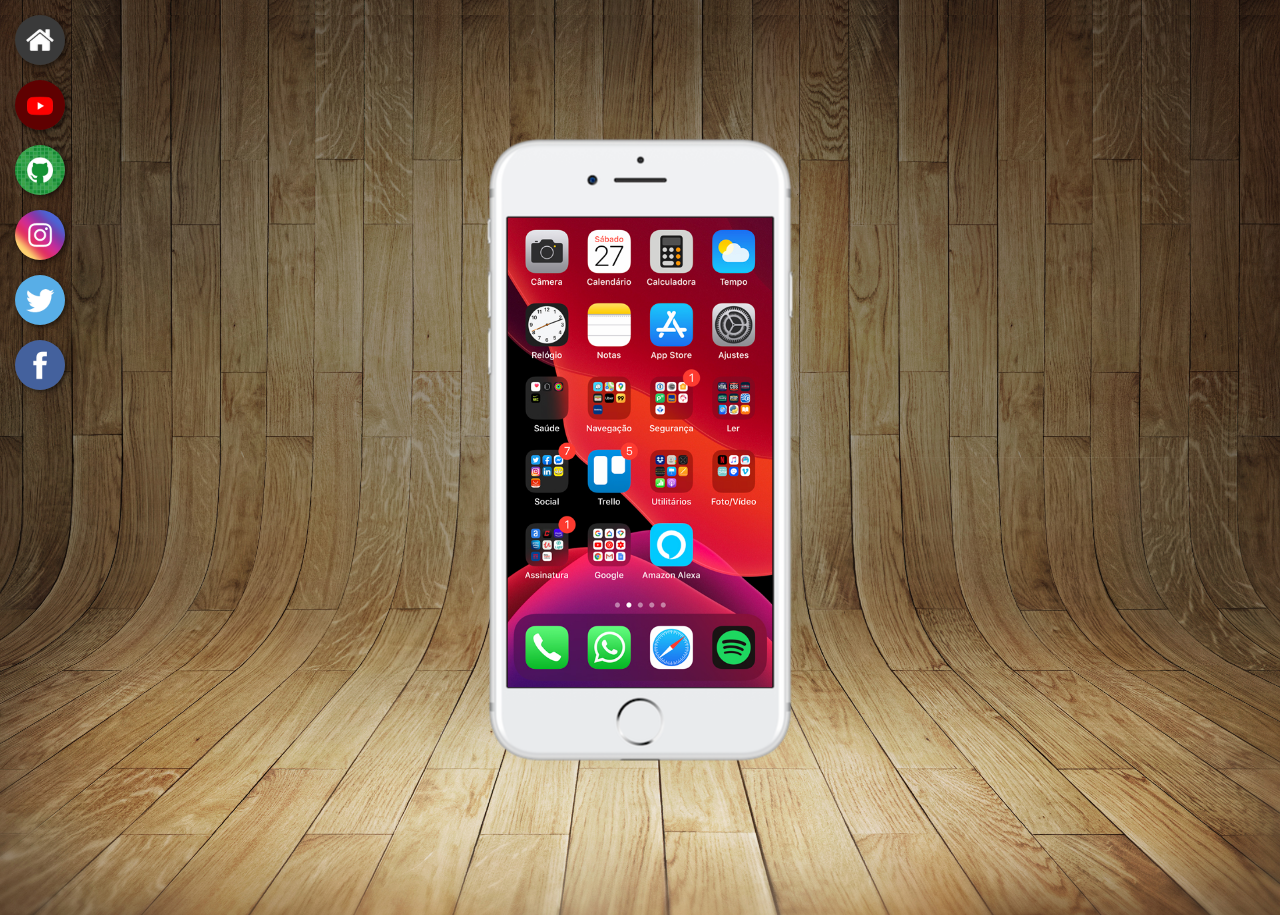
<file: index.html>
<!DOCTYPE html>
<html lang="pt-br">
<head>
    <meta charset="UTF-8">
    <meta name="viewport" content="width=device-width, initial-scale=1.0">
    <title>MyRedes</title>
    <link rel="shortcut icon" href="icone.ico" type="image/x-icon">
    <link rel="stylesheet" href="style.css">
</head>
<body>
    <section id="telefone">
        <iframe src="pages/home.html" name="tela" id="tela" frameborder="0"></iframe>
    </section>
    <section id="redes">
        <a href="pages/home.html" target="tela">
            <img src="imagens/logo-home.jpg" alt="Home">
        </a>
        <a href="pages/youtube.html" target="tela">
            <img src="imagens/logo-youtube.jpg" alt="Youtube">
        </a>
        <a href="pages/github.html" target="tela">
            <img src="imagens/logo-github.jpg" alt="GitHub">
        </a>
        <a href="pages/instagram.html" target="tela">
            <img src="imagens/logo-instagram.jpg" alt="Instagram">
        </a>
        <a href="pages/twitter.html" target="tela">
            <img src="imagens/logo-twitter.jpg" alt="Twitter (X)">
        </a>
        <a href="pages/facebook.html" target="tela">
            <img src="imagens/logo-facebook.jpg" alt="Facebook">
        </a>
    </section>
</body>
</html>
</file>
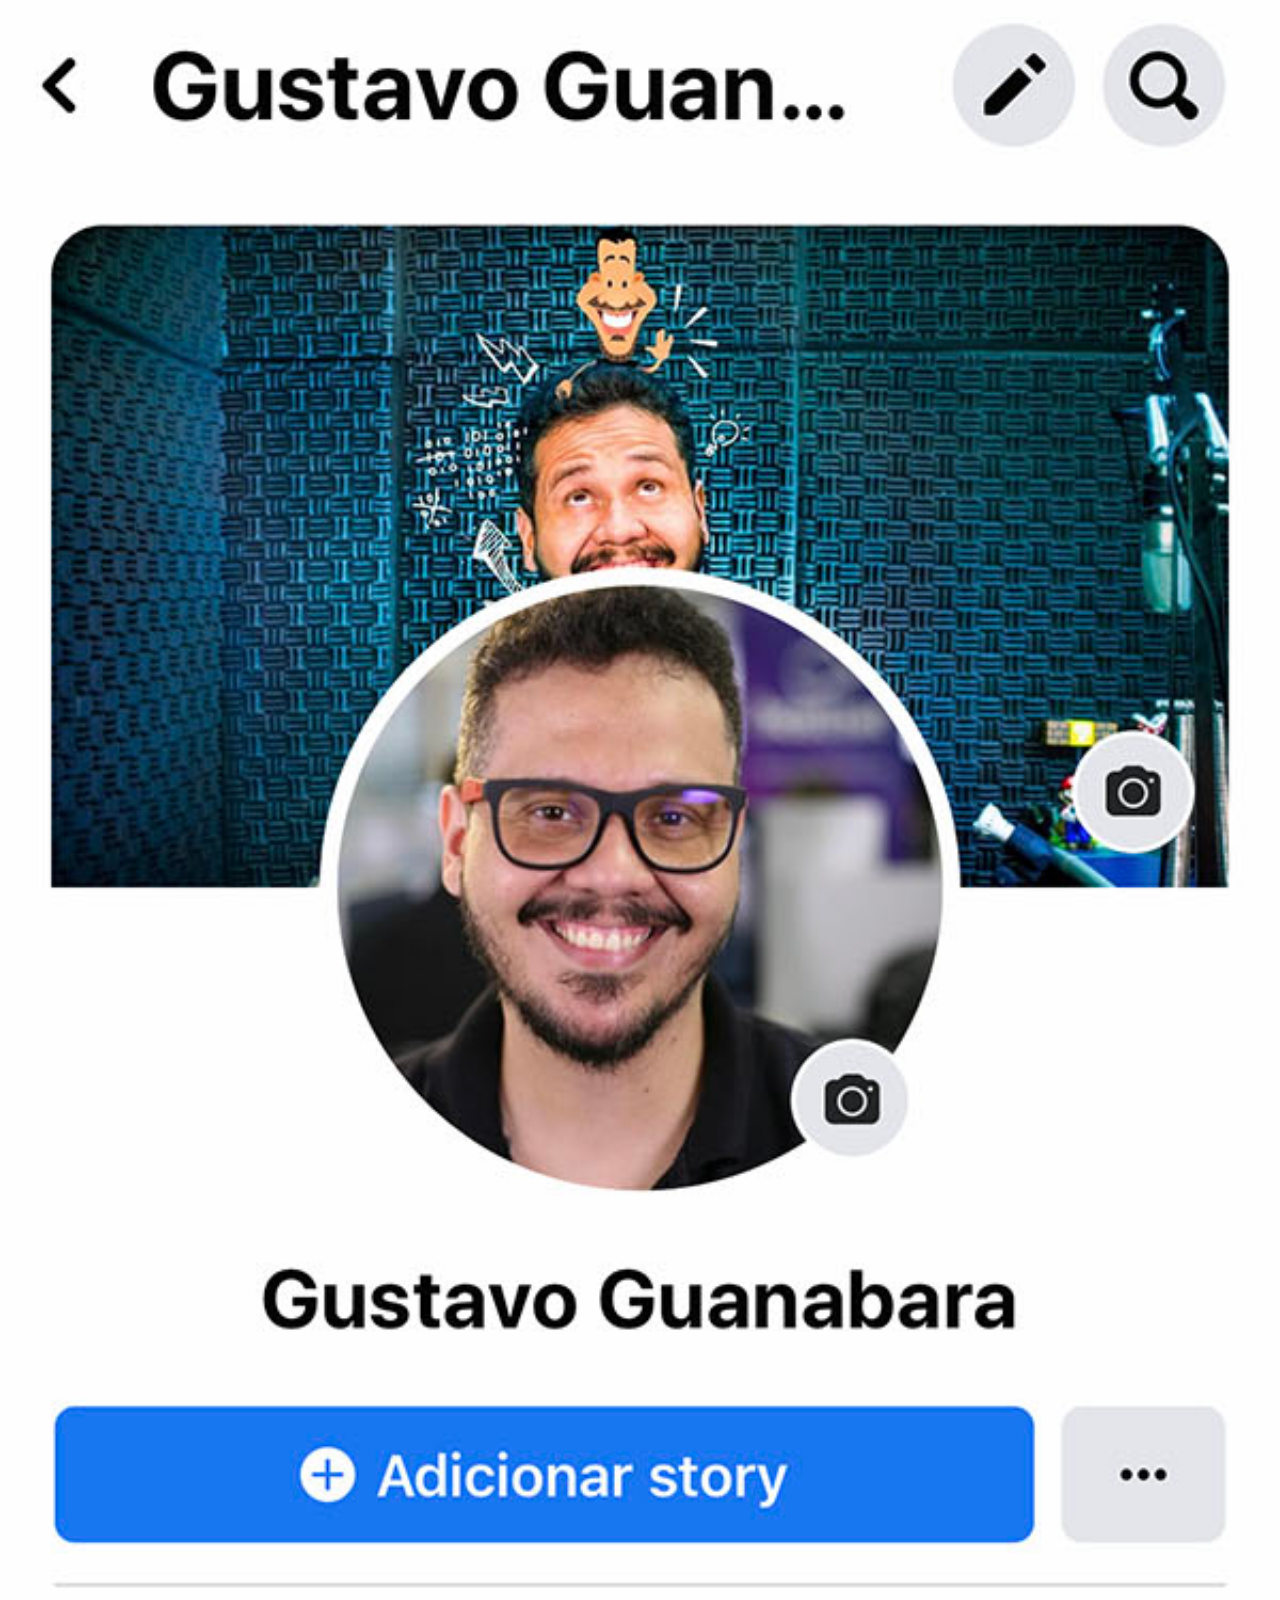
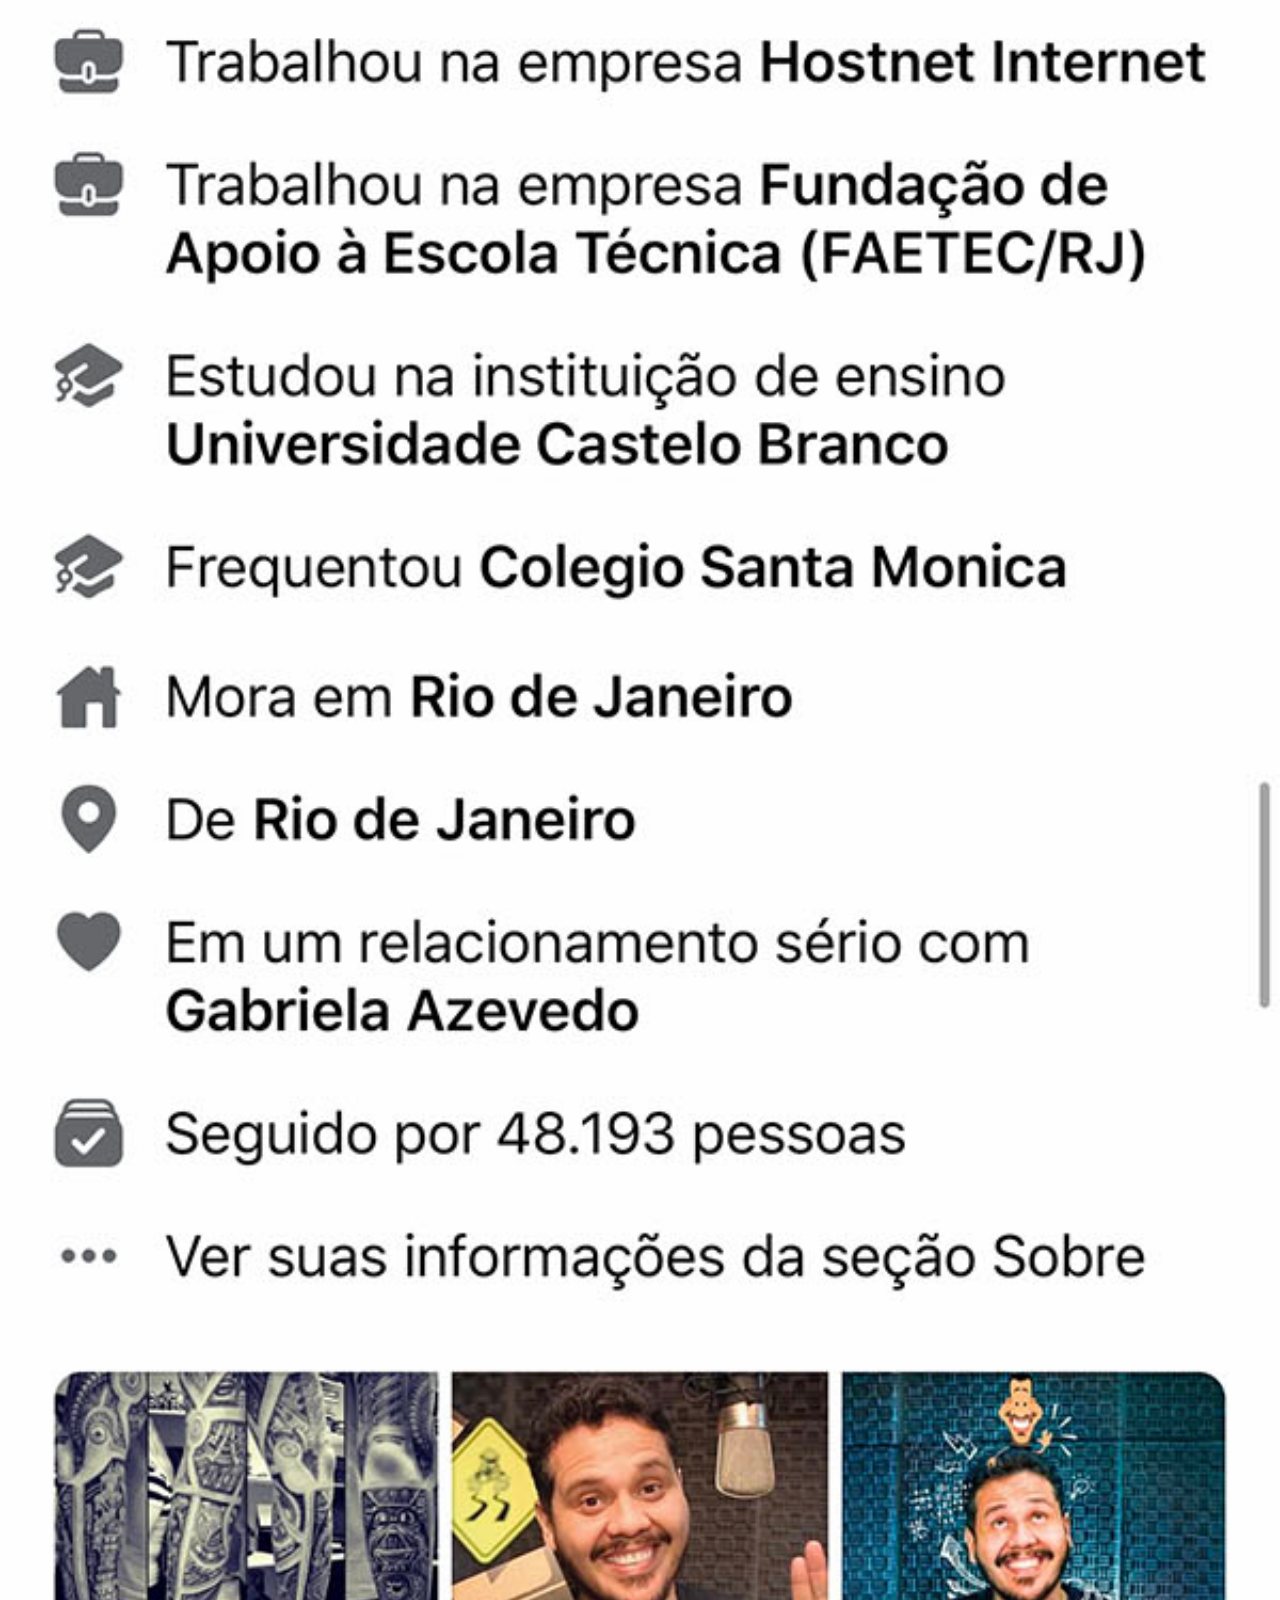
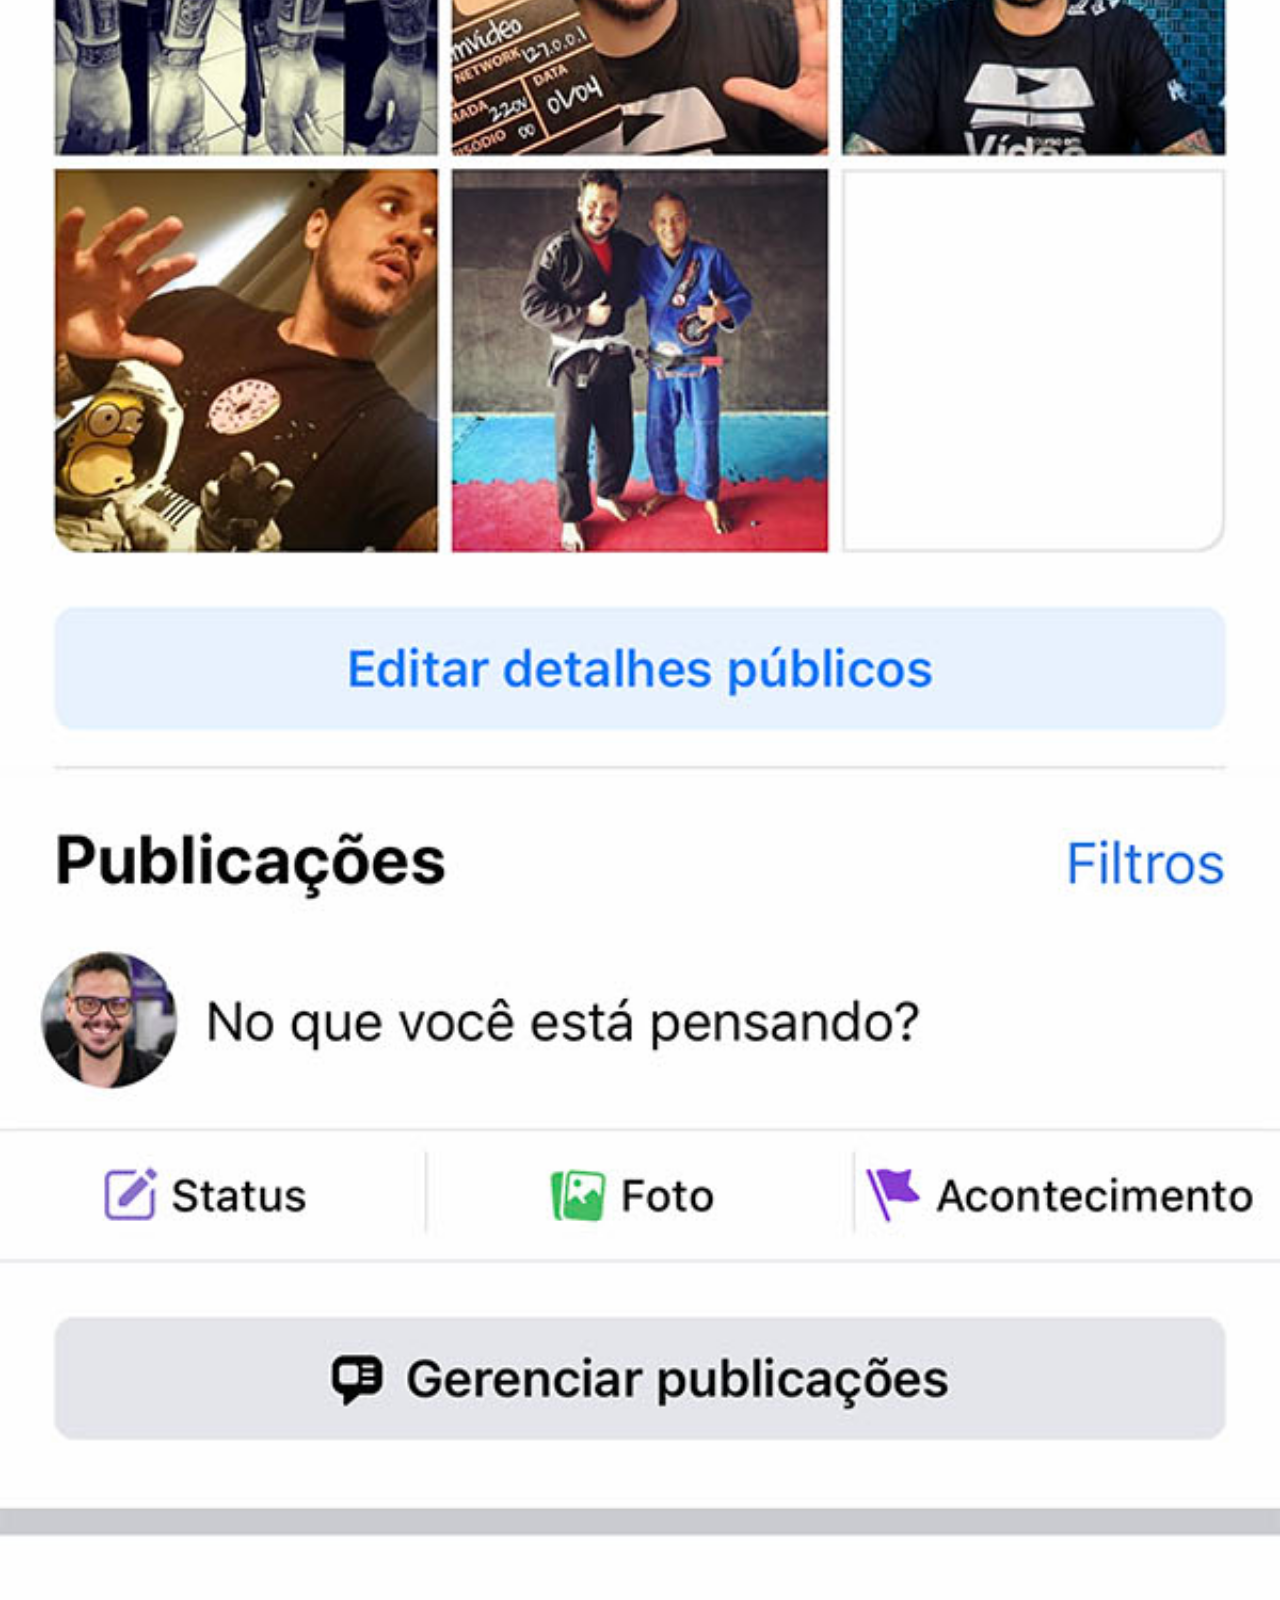
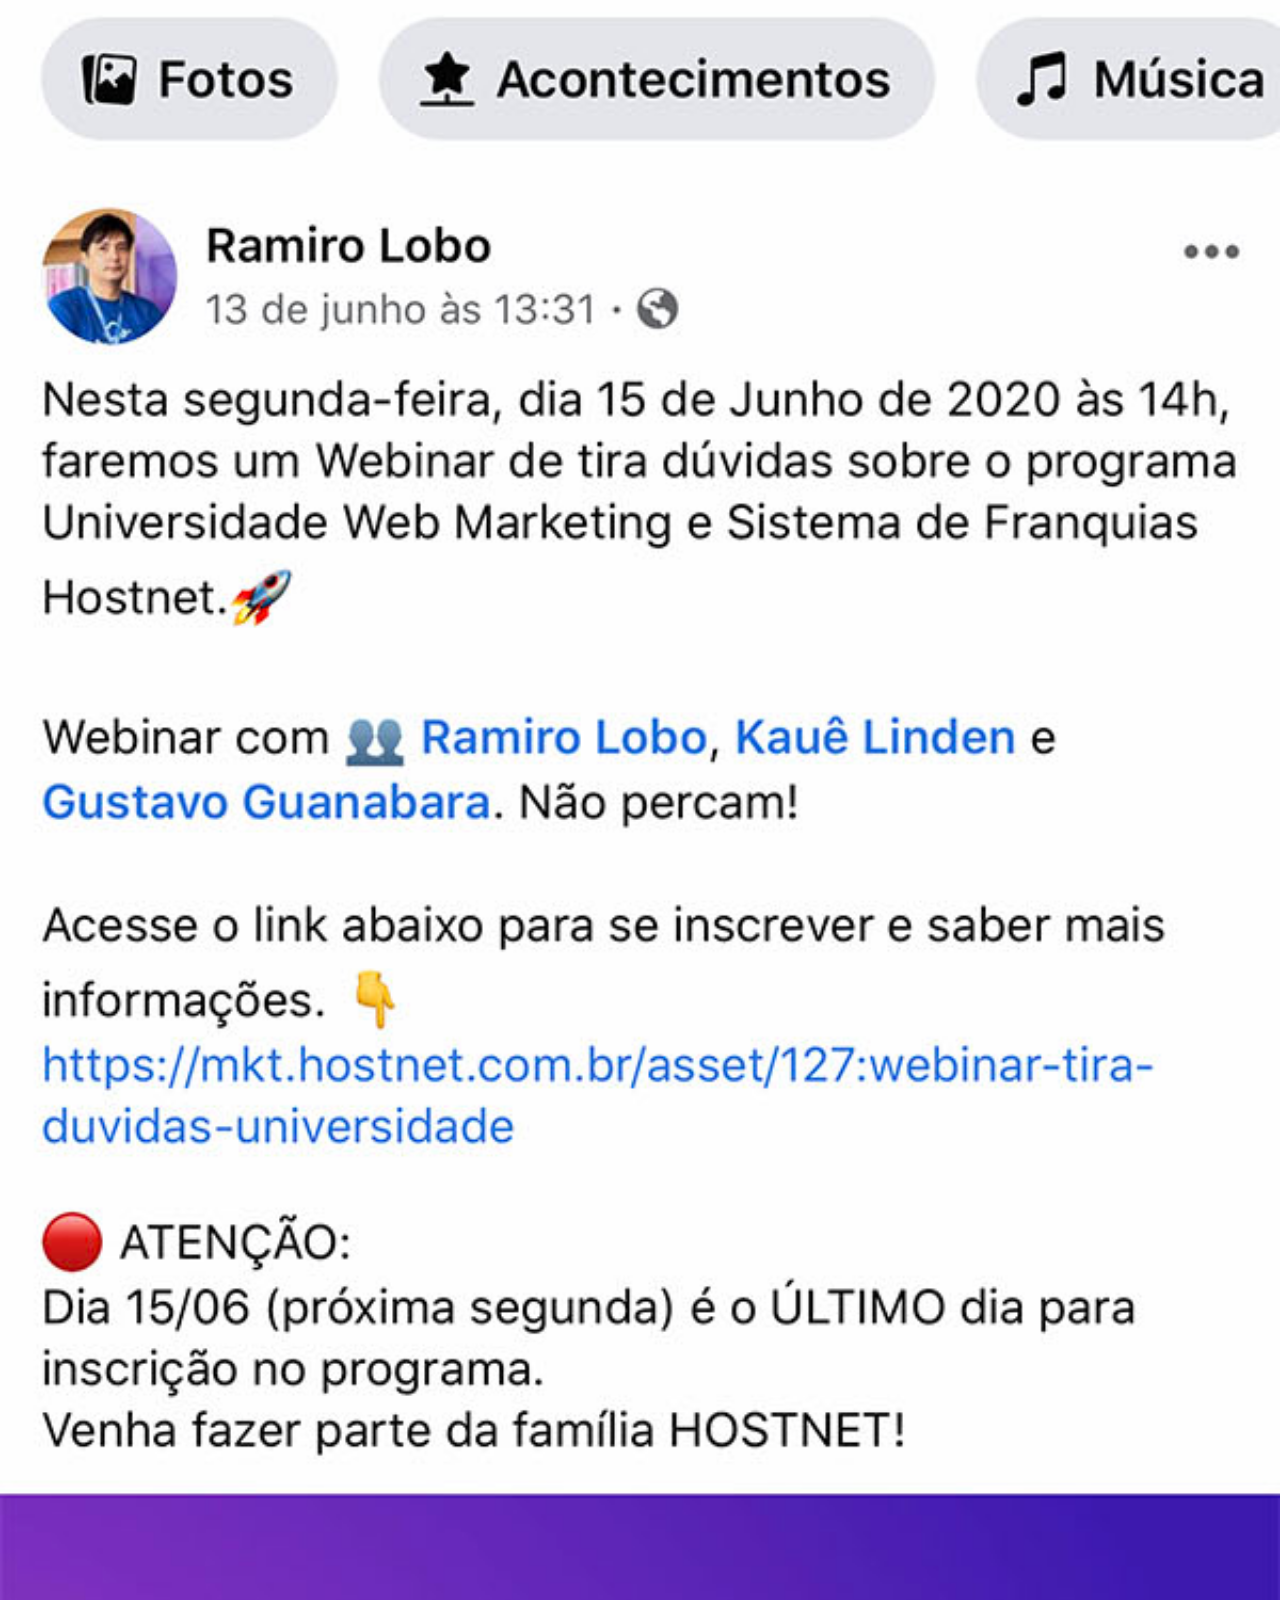
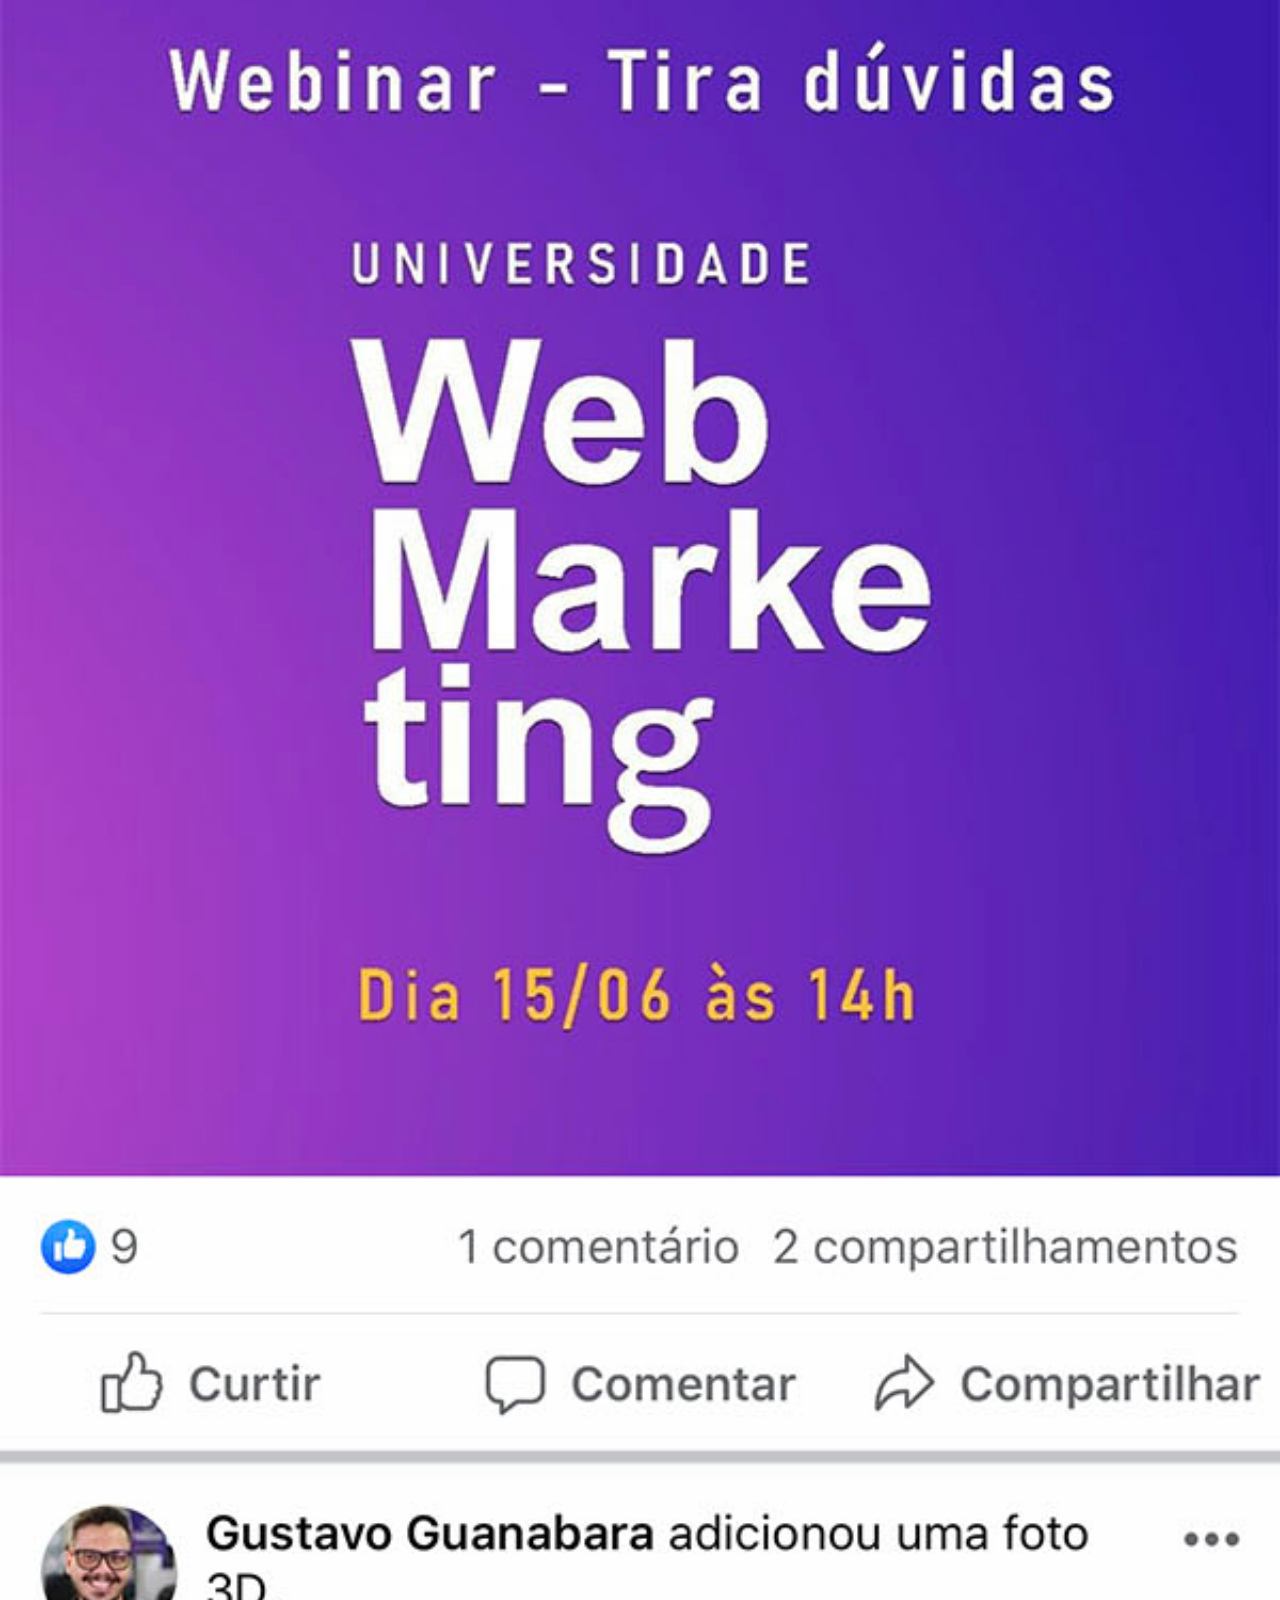
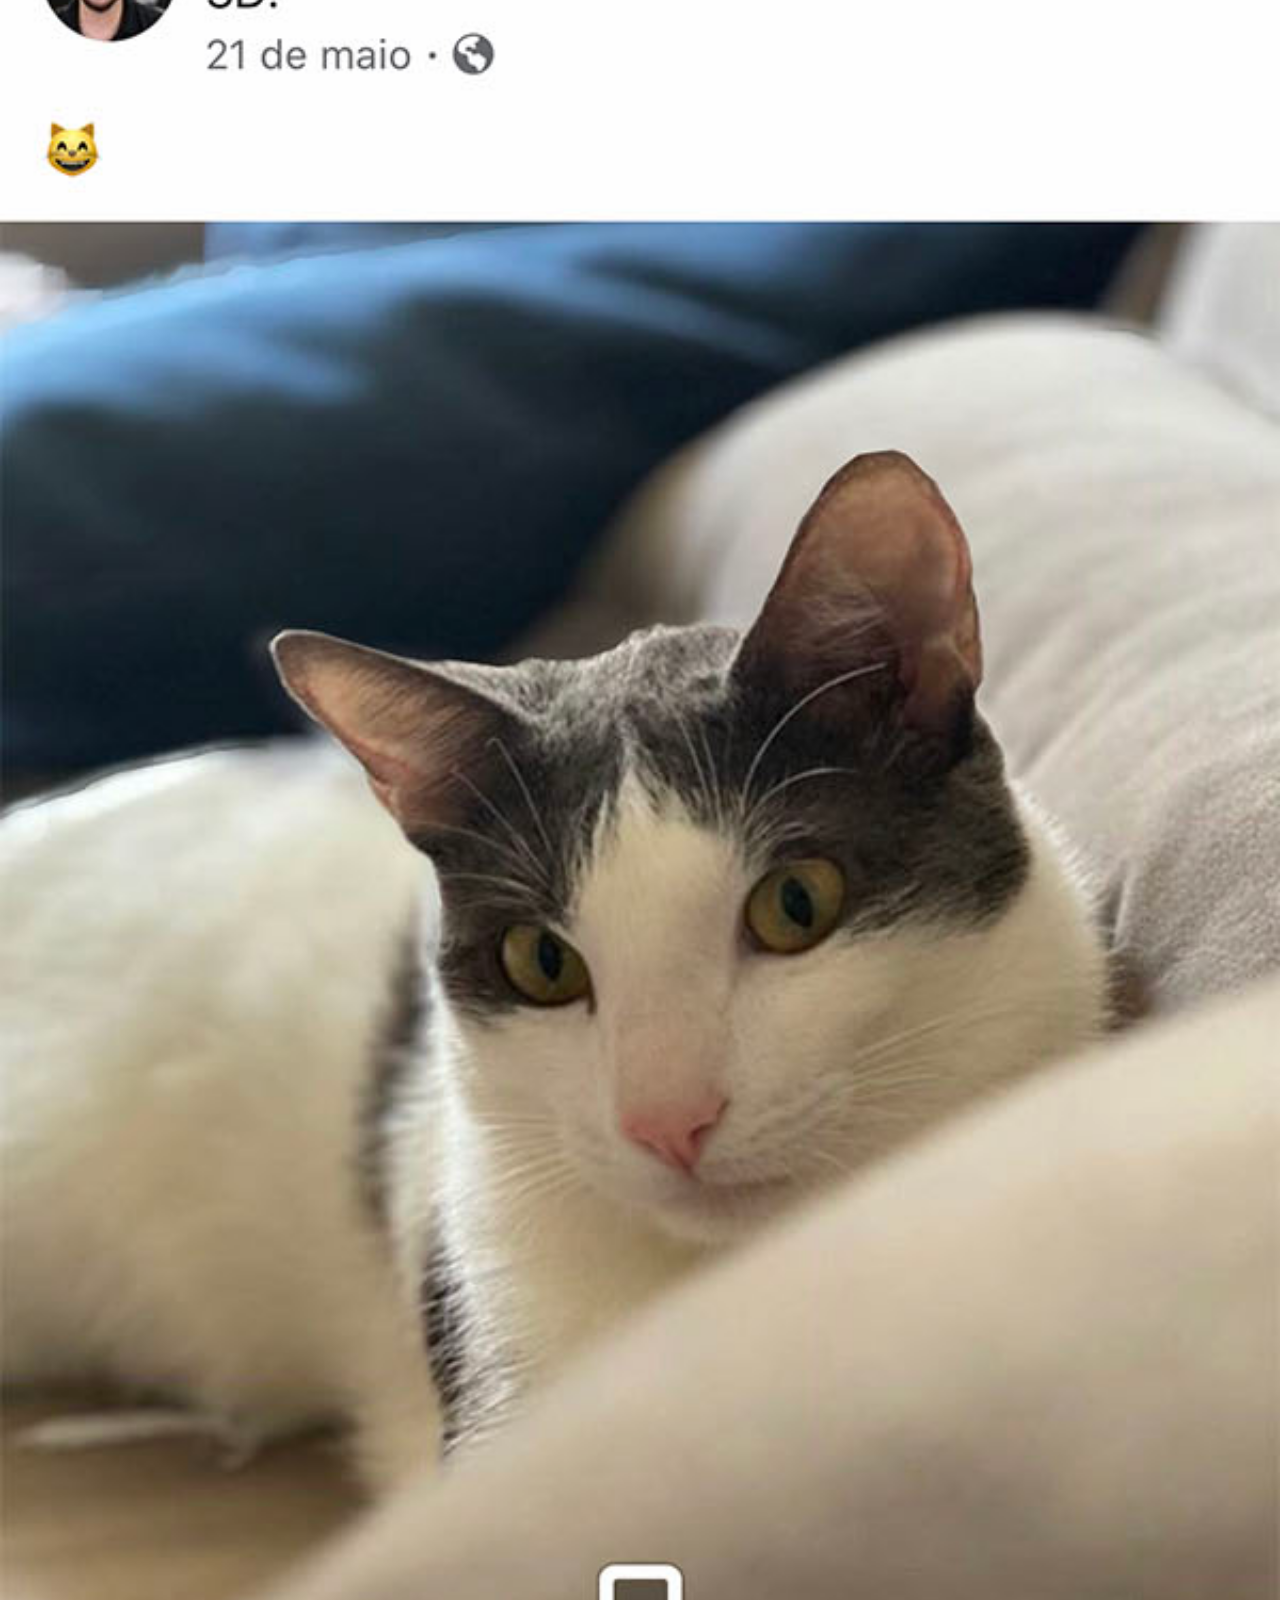
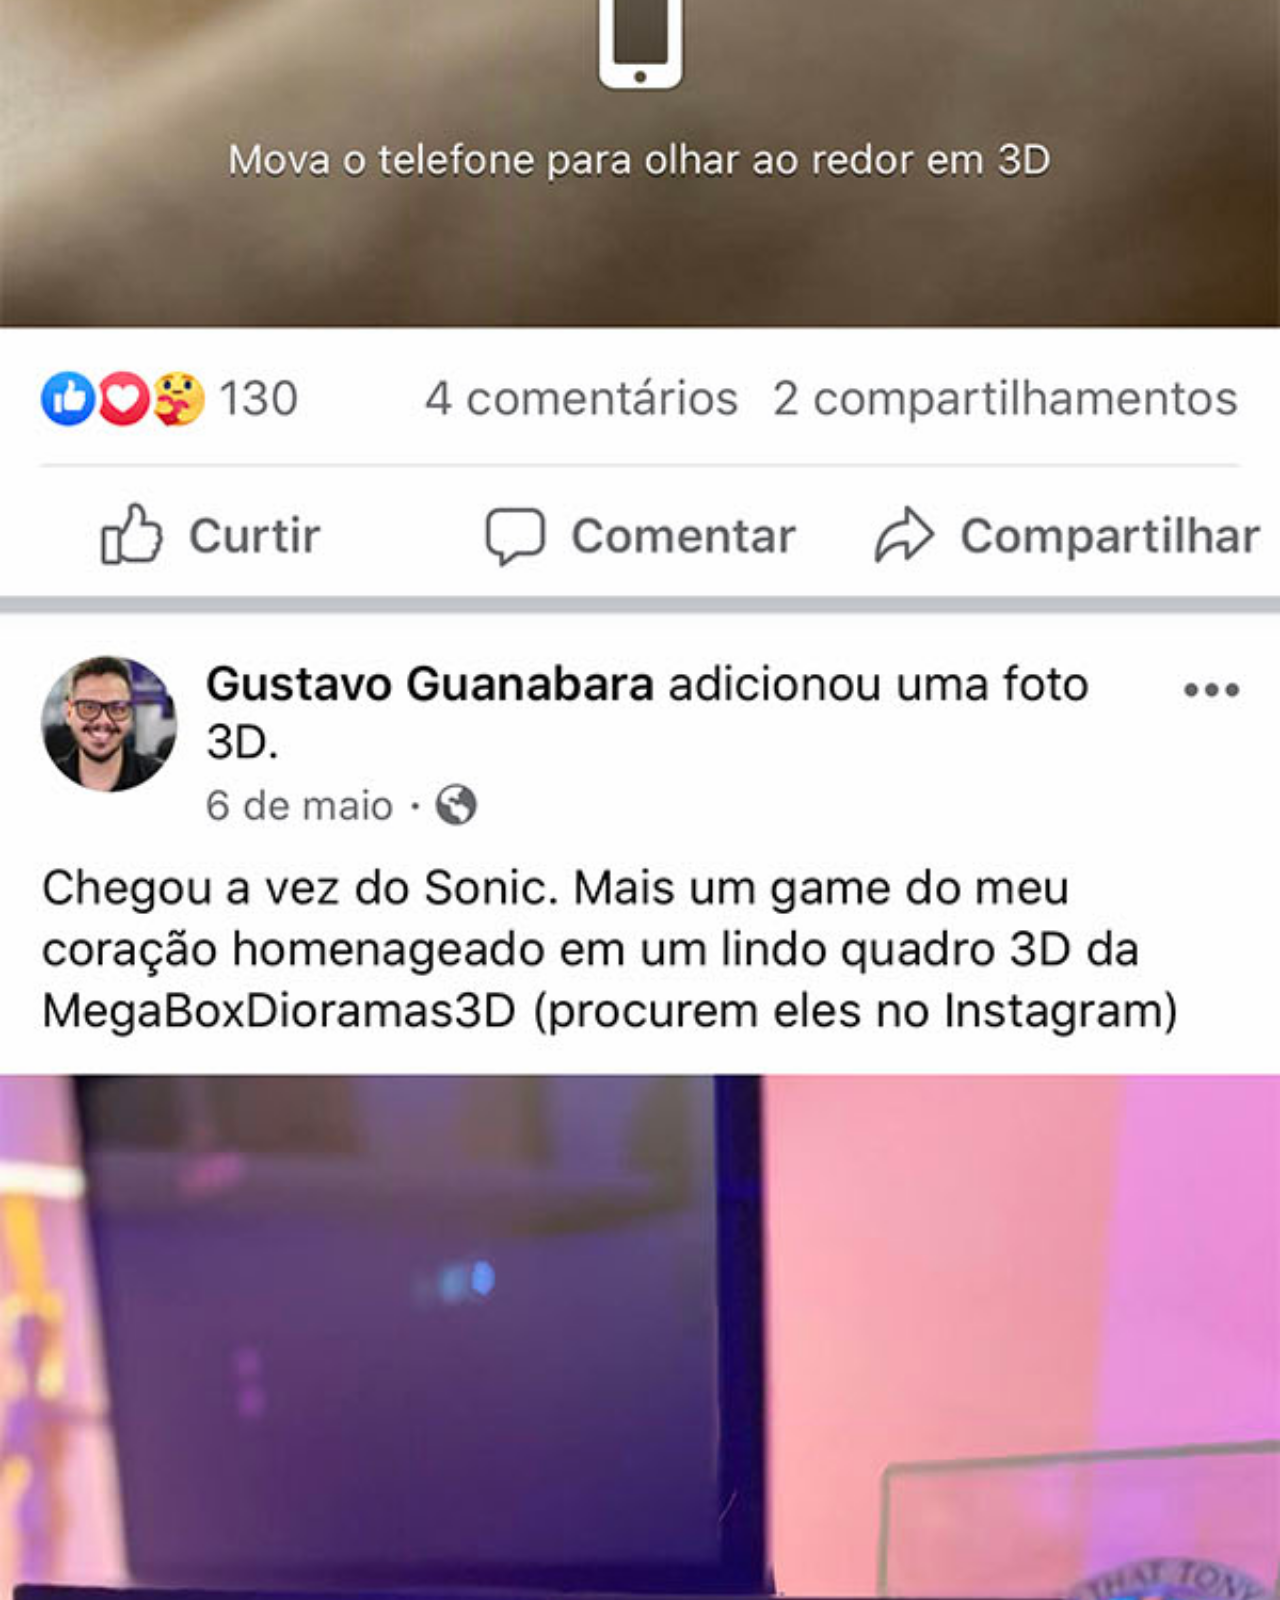
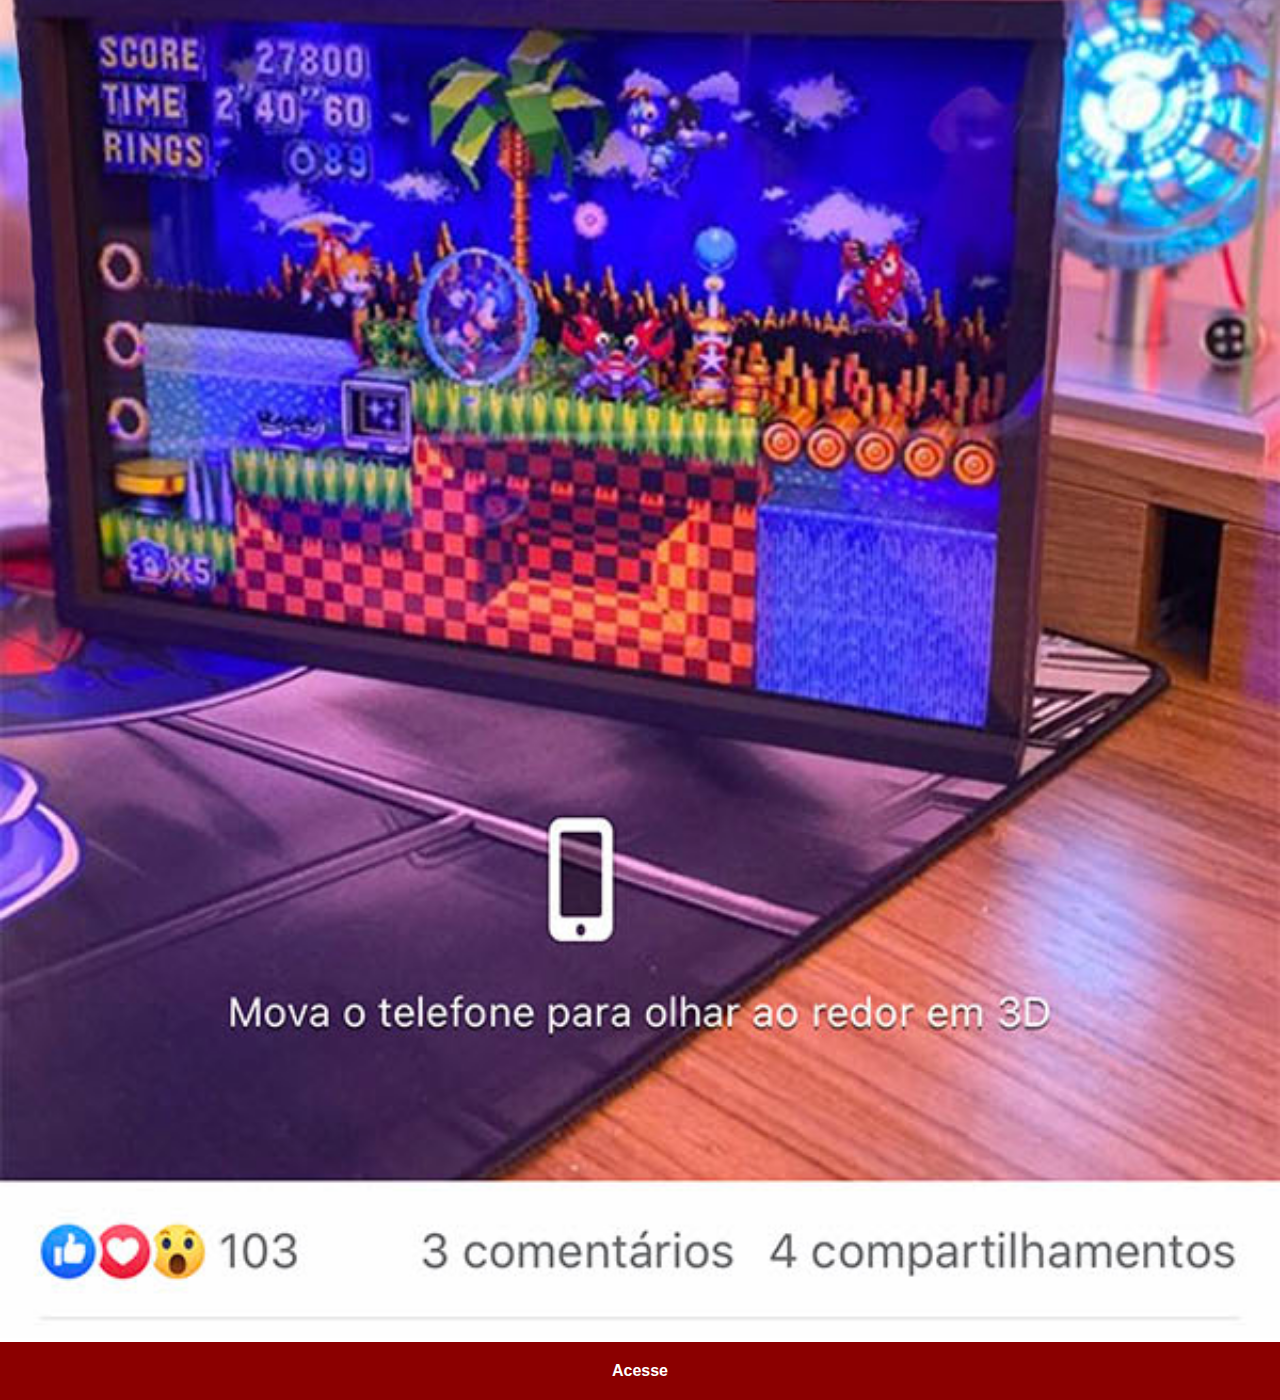
<file: pages/facebook.html>
<!DOCTYPE html>
<html lang="pt-br">
<head>
    <meta charset="UTF-8">
    <meta name="viewport" content="width=device-width, initial-scale=1.0">
    <title>Facebook</title>
    <link rel="stylesheet" href="social.css">
</head>
<body>
    <img src="../imagens/tela-facebook.jpg" alt="Facebook">
    <a href="" target="_blank">Acesse</a>
</body>
</html>
</file>
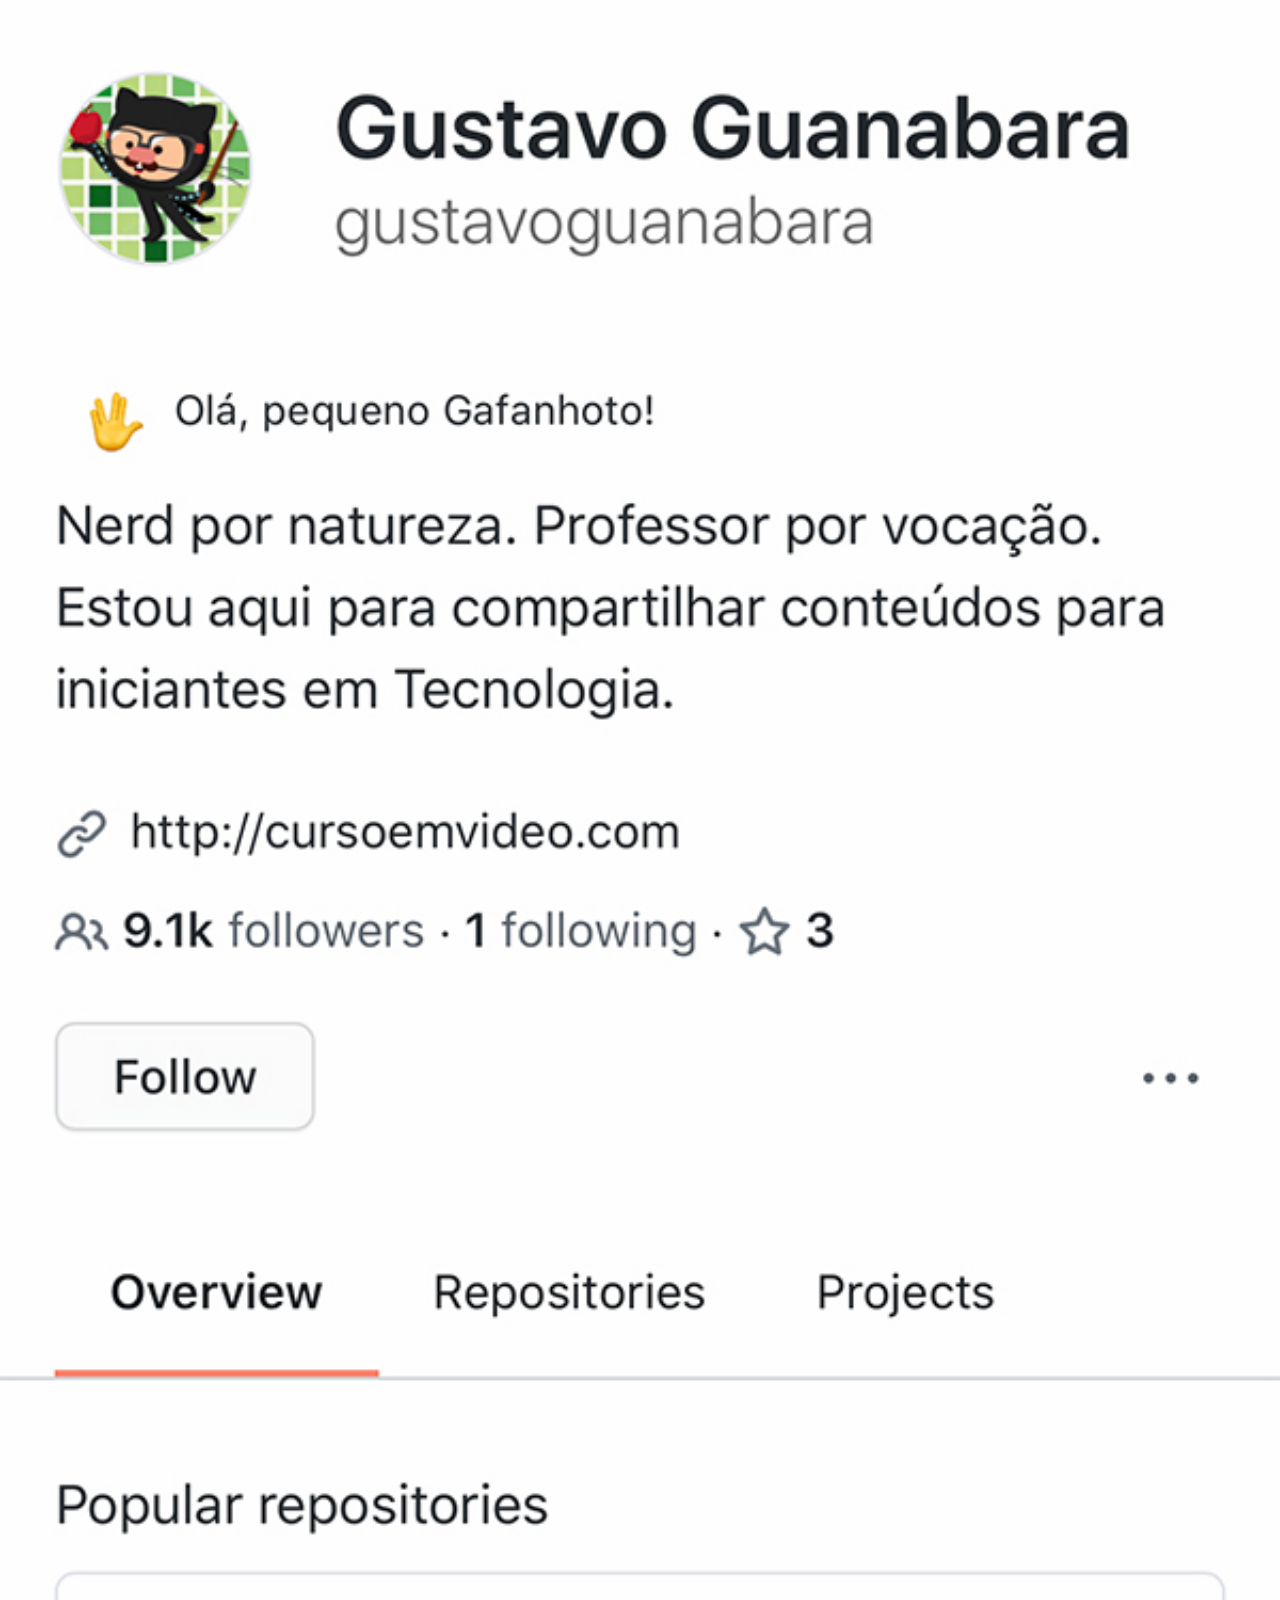
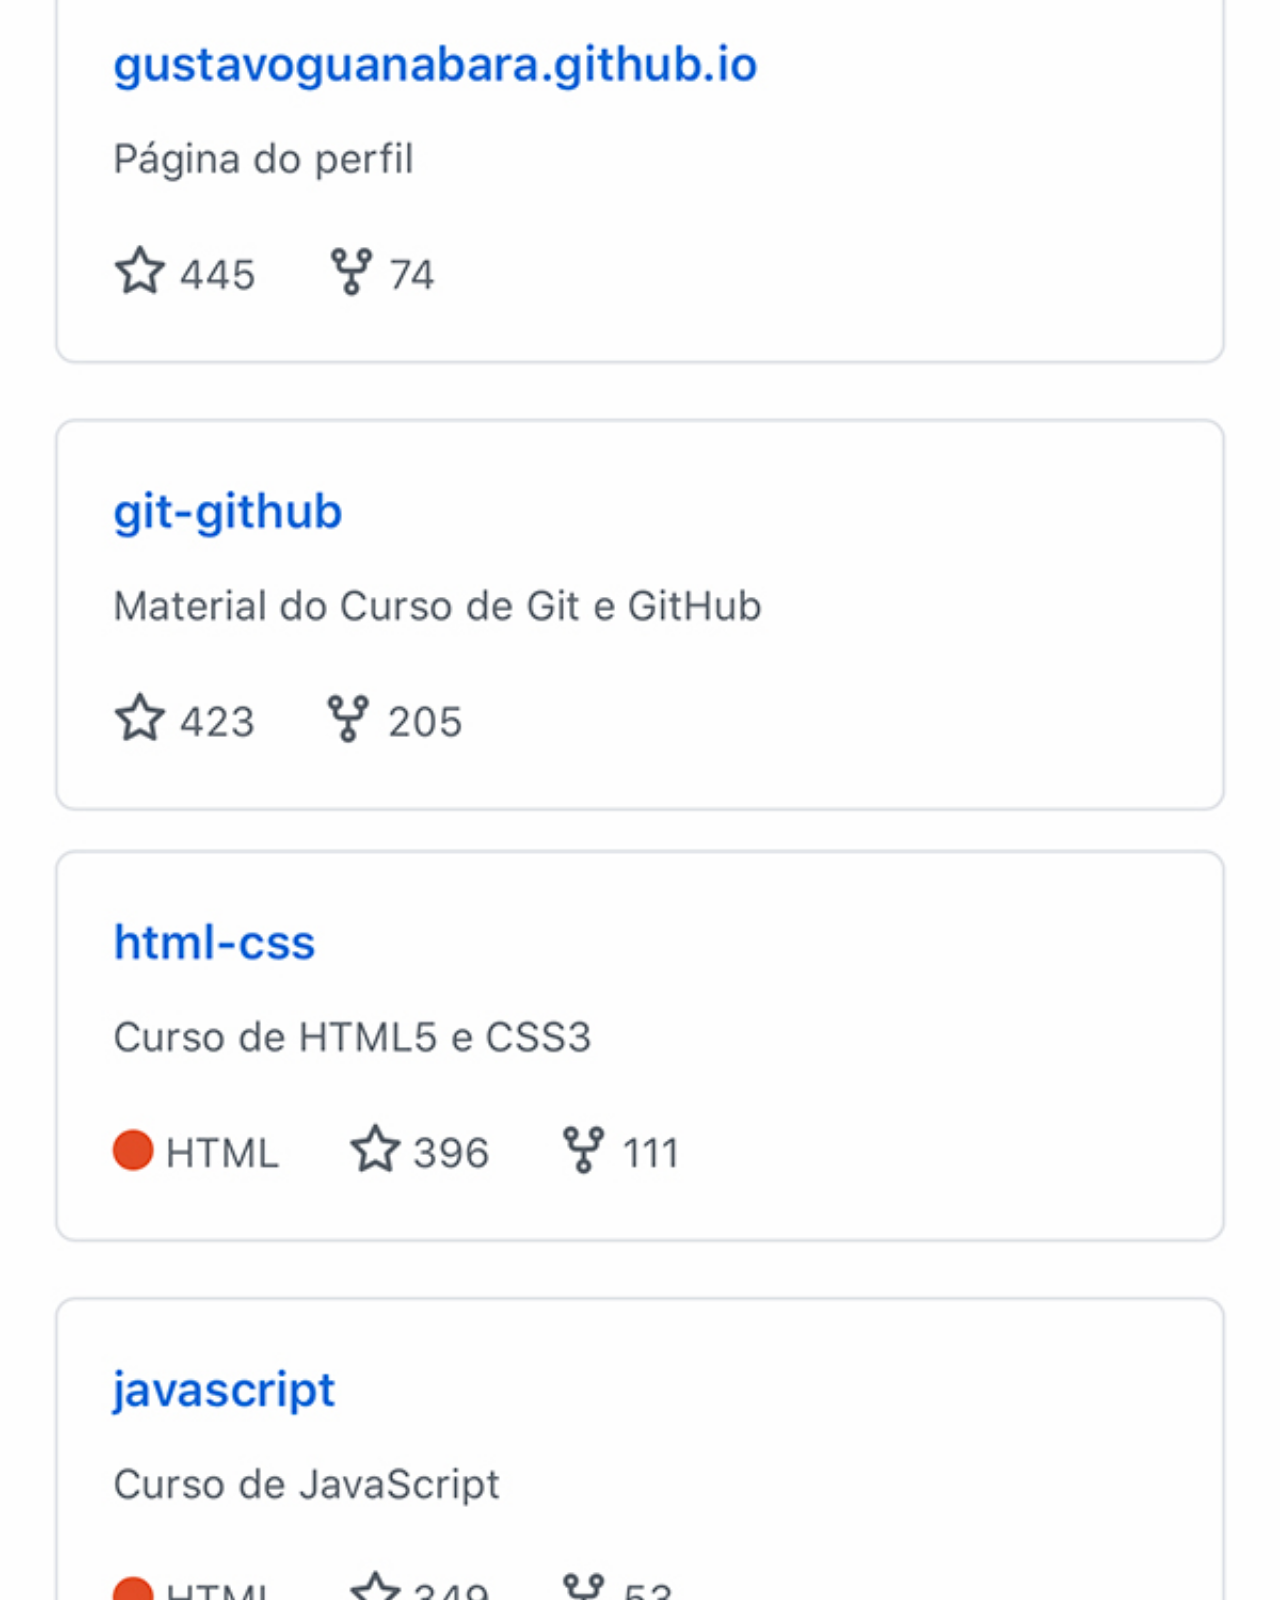
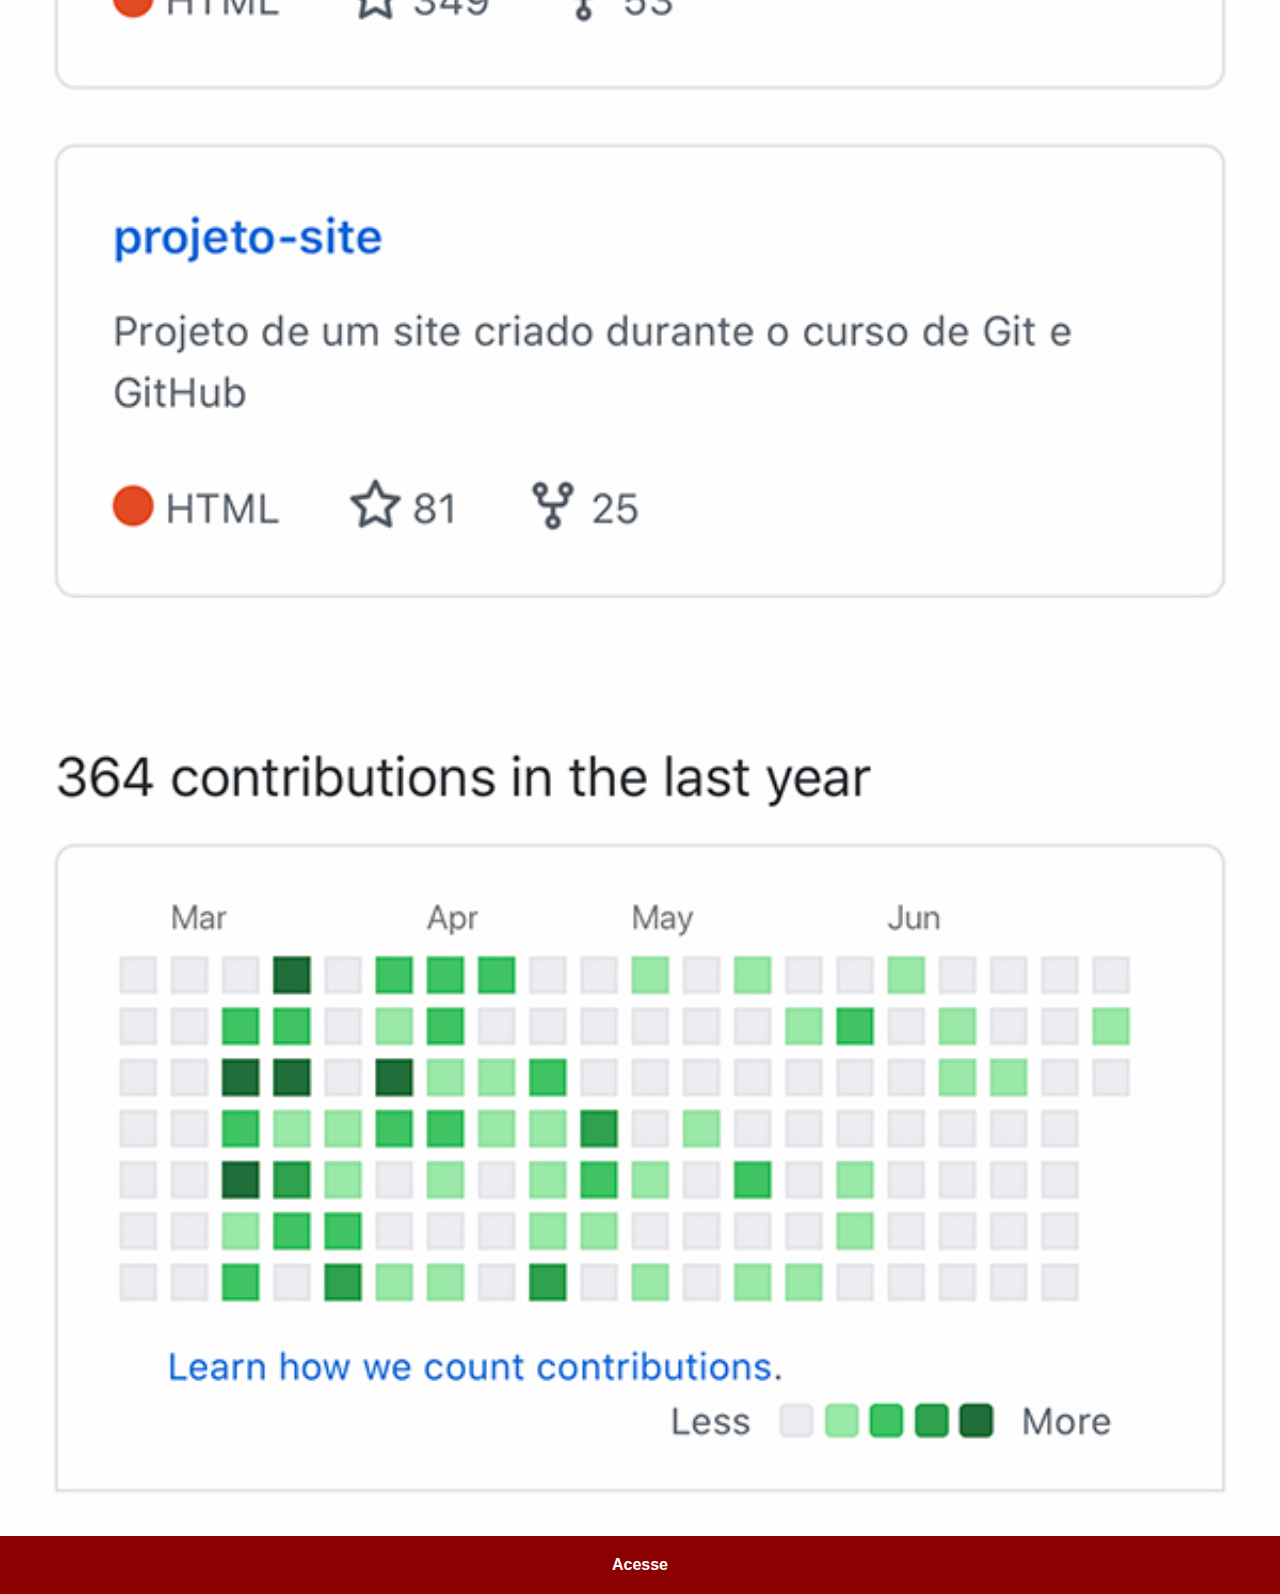
<file: pages/github.html>
<!DOCTYPE html>
<html lang="pt-br">
<head>
    <meta charset="UTF-8">
    <meta name="viewport" content="width=device-width, initial-scale=1.0">
    <title>Github</title>
    <link rel="stylesheet" href="social.css">
</head>
<body>
    <img src="../imagens/tela-github.jpg" alt="github">
    <a href="" target="_blank">Acesse</a>
</body>
</html>
</file>
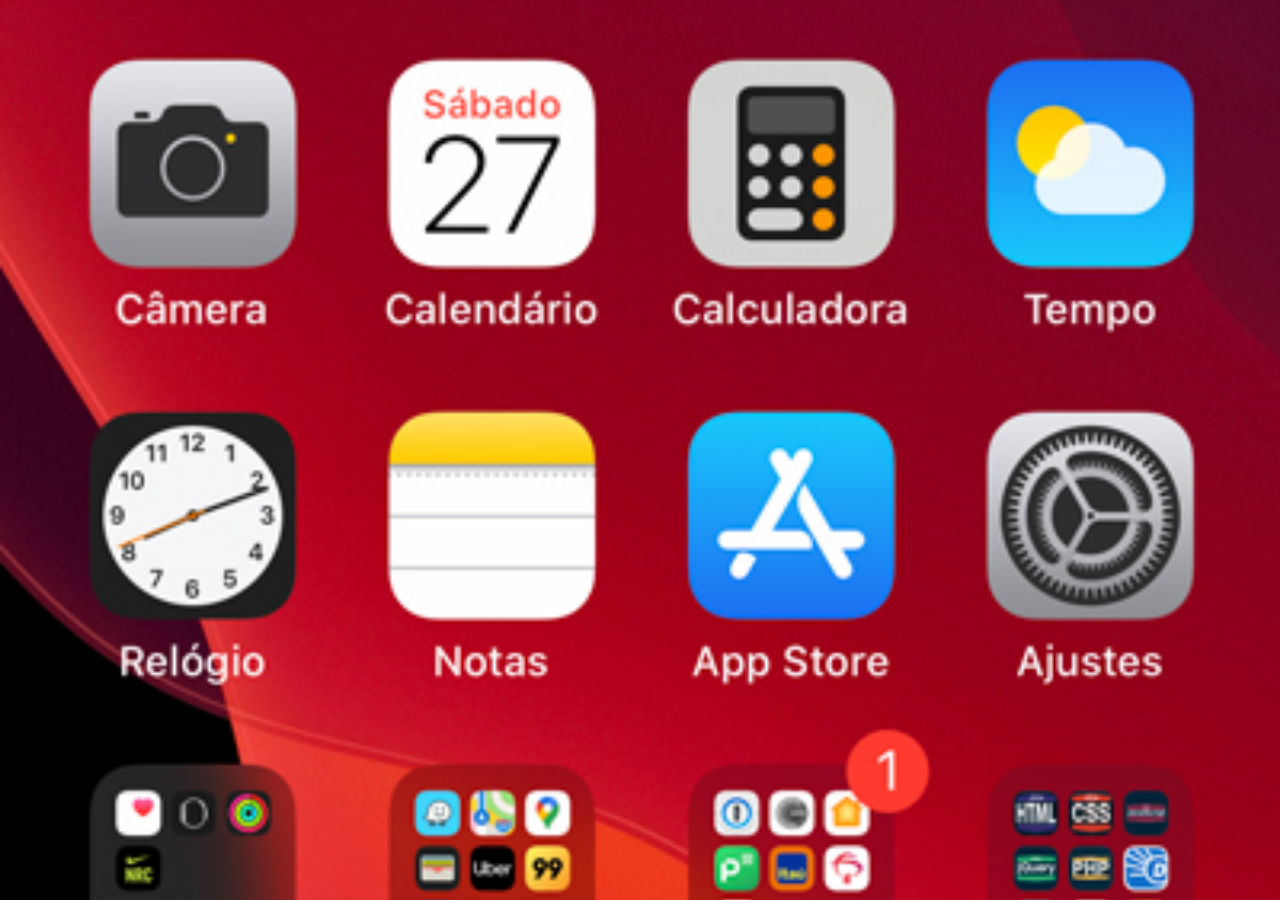
<file: pages/home.html>
<!DOCTYPE html>
<html lang="pt-br">
<head>
    <meta charset="UTF-8">
    <meta name="viewport" content="width=device-width, initial-scale=1.0">
    <title>Home</title>
    <style>
        * {
            margin: 0;
            padding: 0;
        }

        body {
            width: 100vw;
            height: 100vh;
            background: black url(../imagens/tela-home.jpg) no-repeat top center;
            background-size: cover;
        }
    </style>
</head>
<body>
    
</body>
</html>
</file>
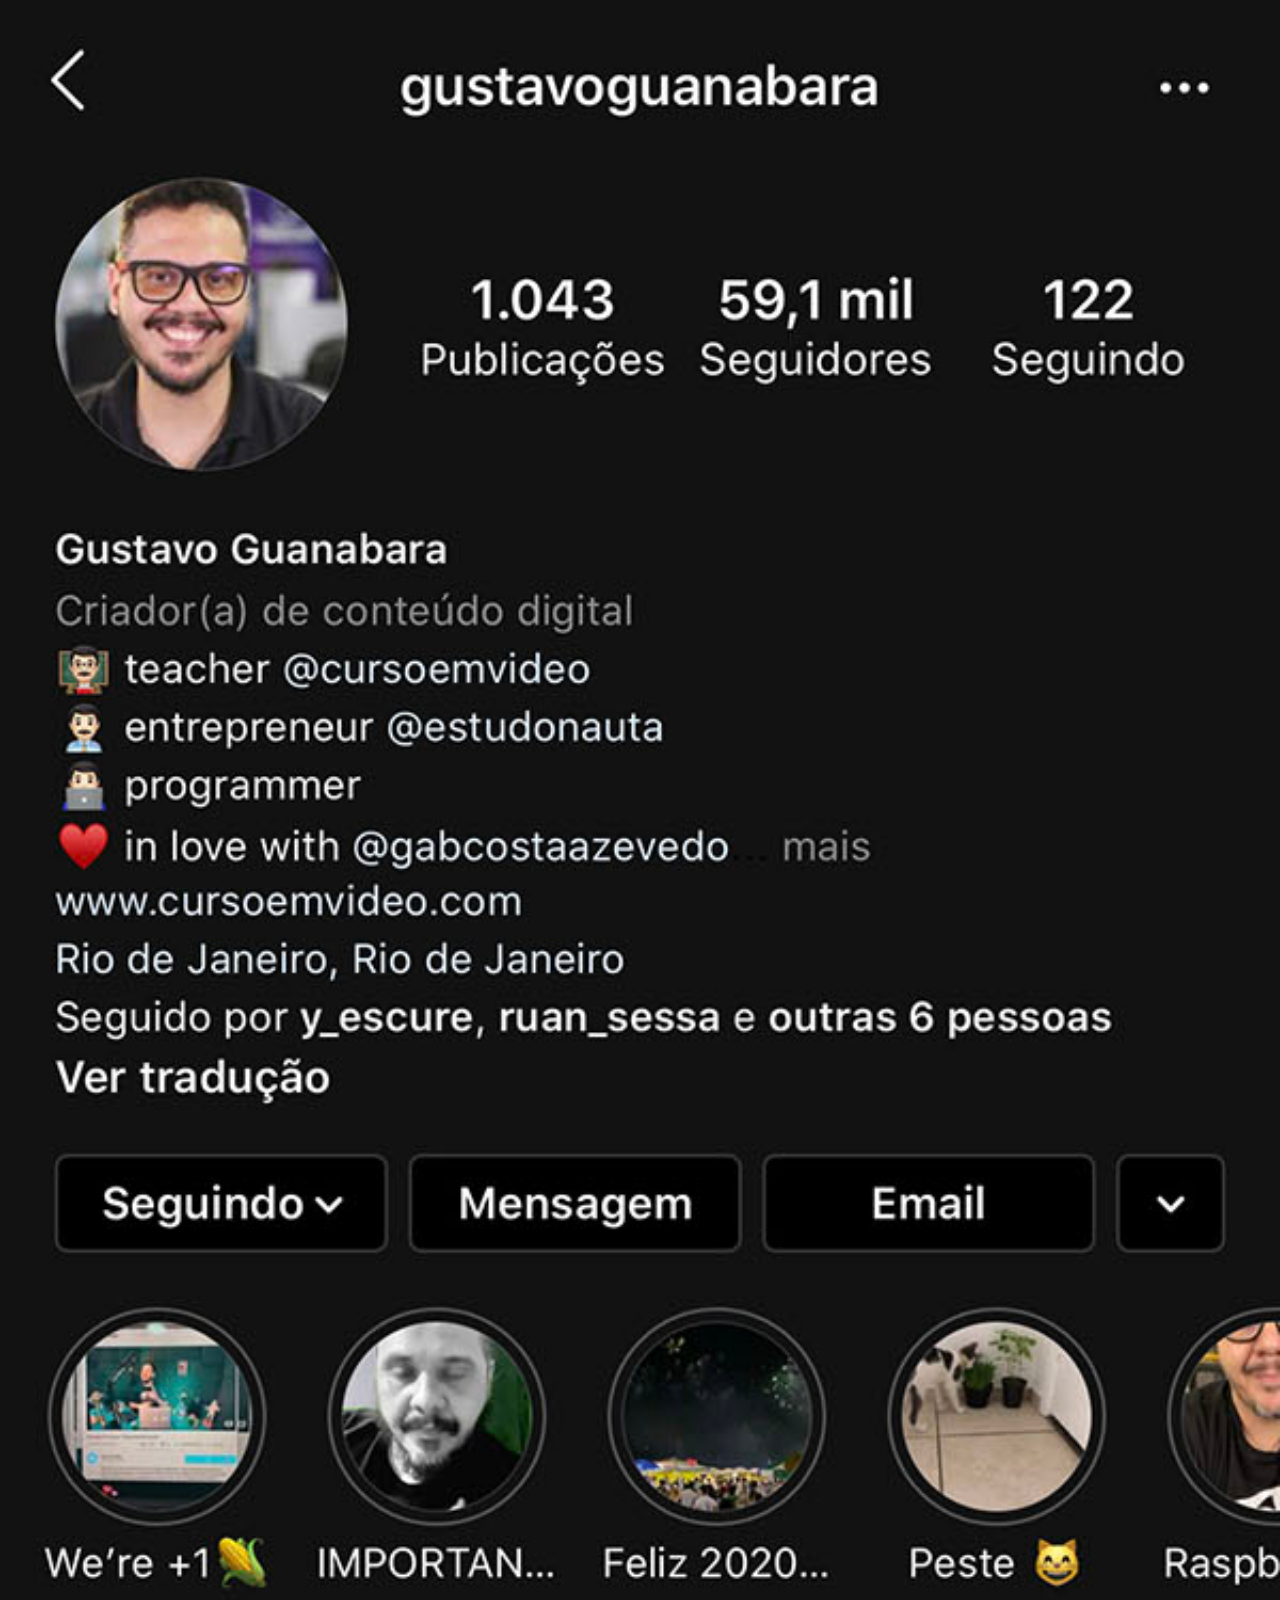
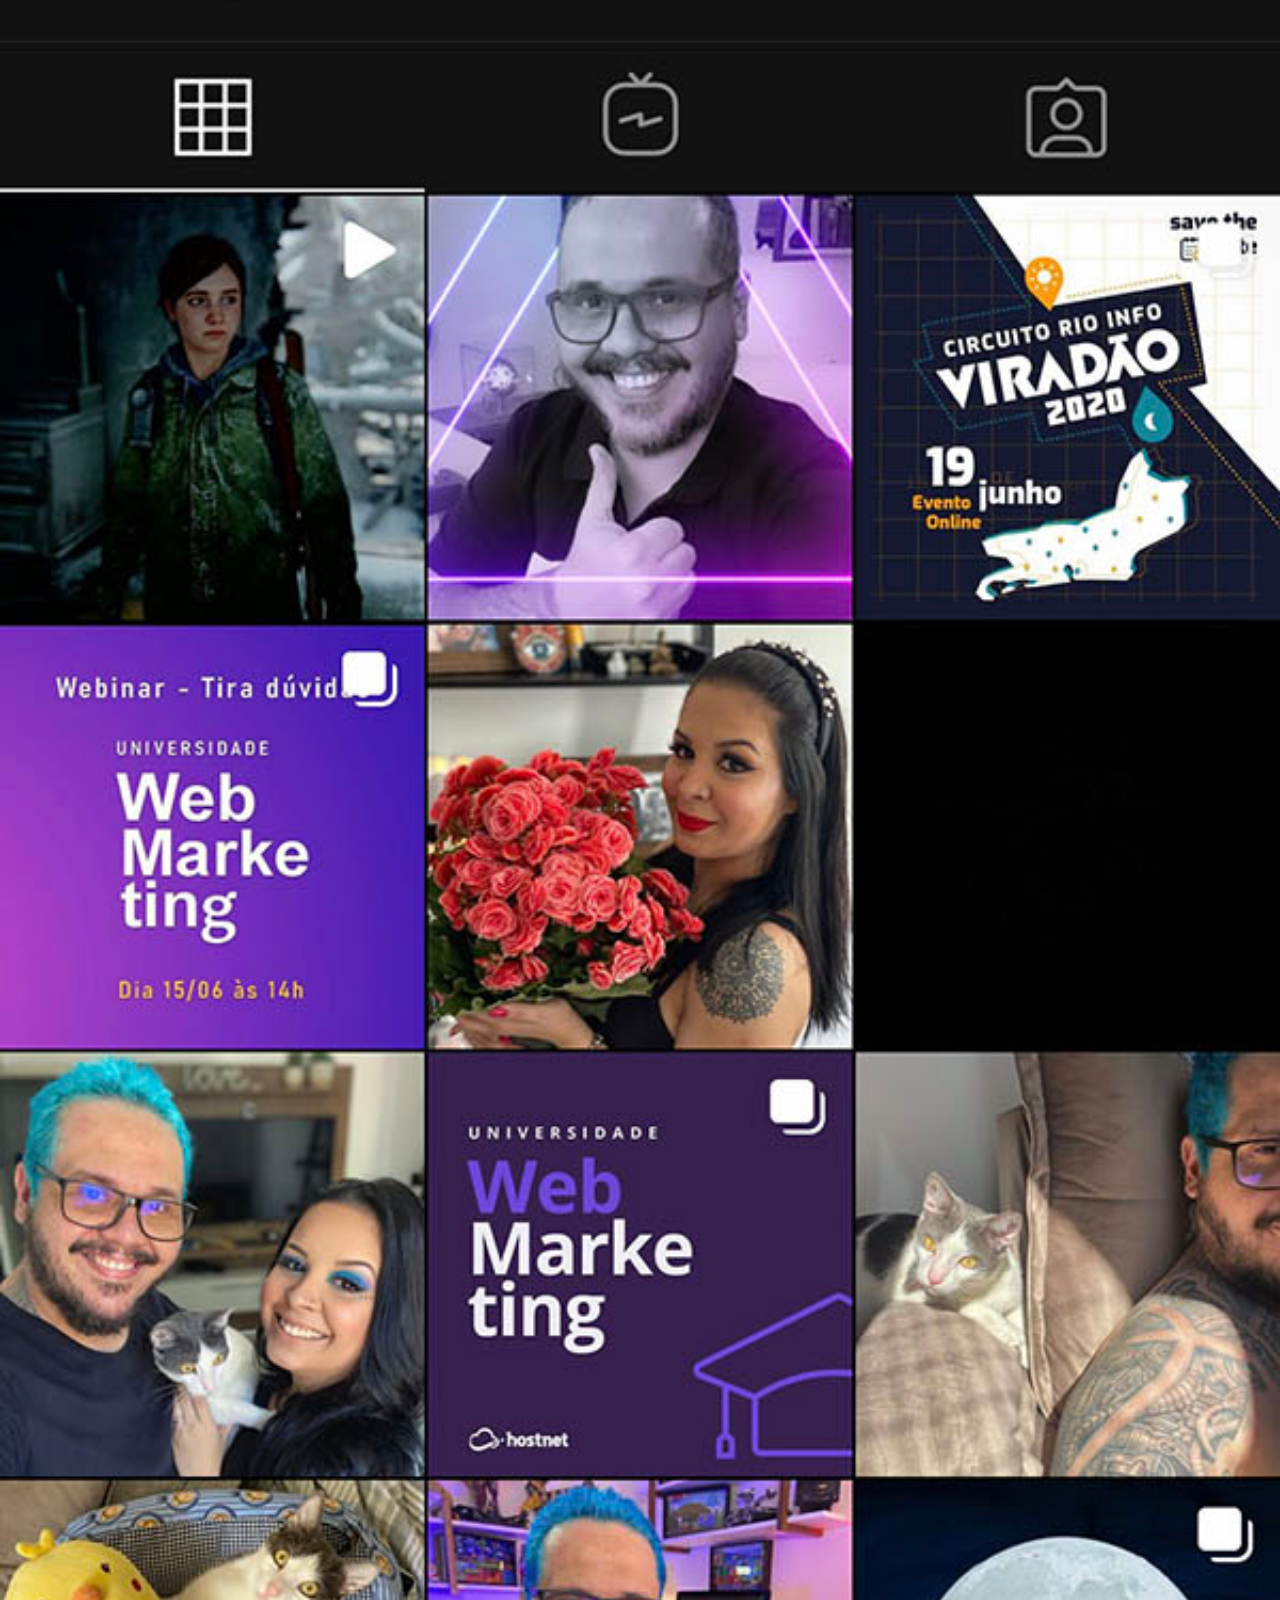
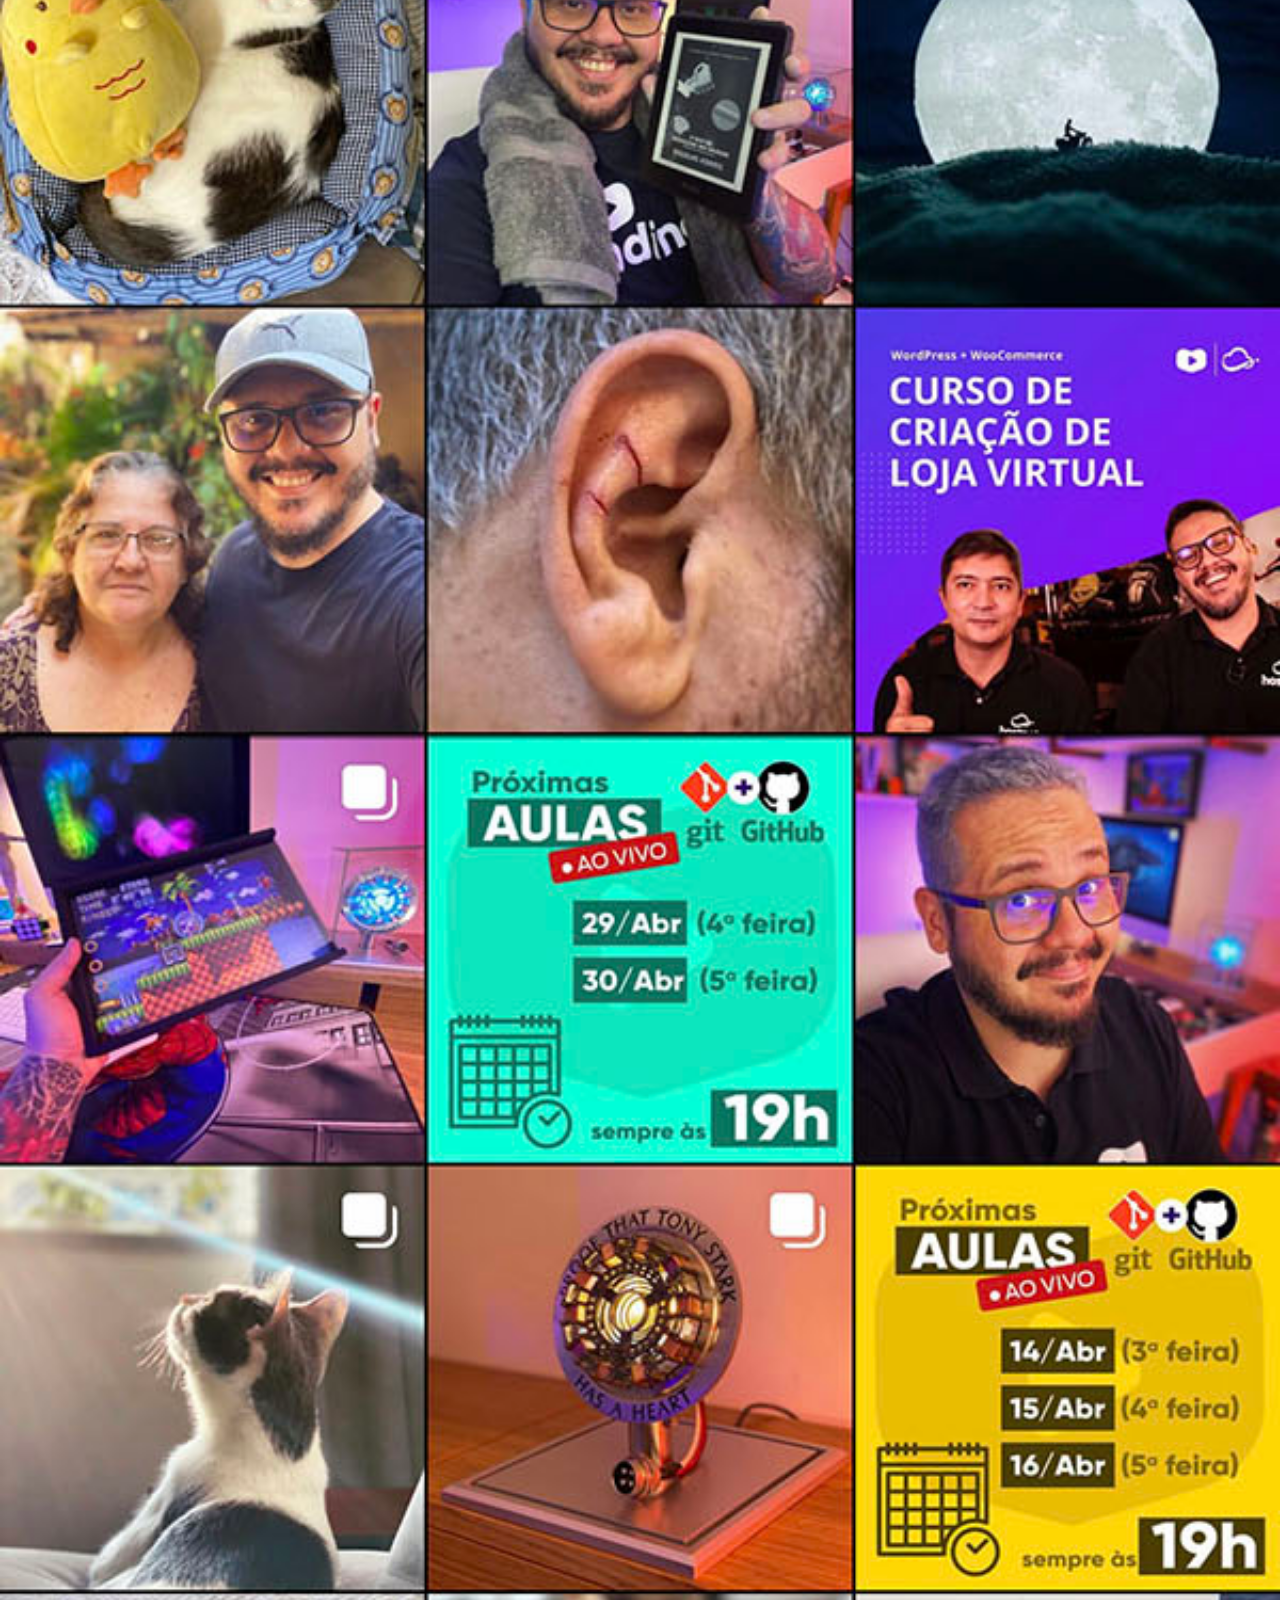
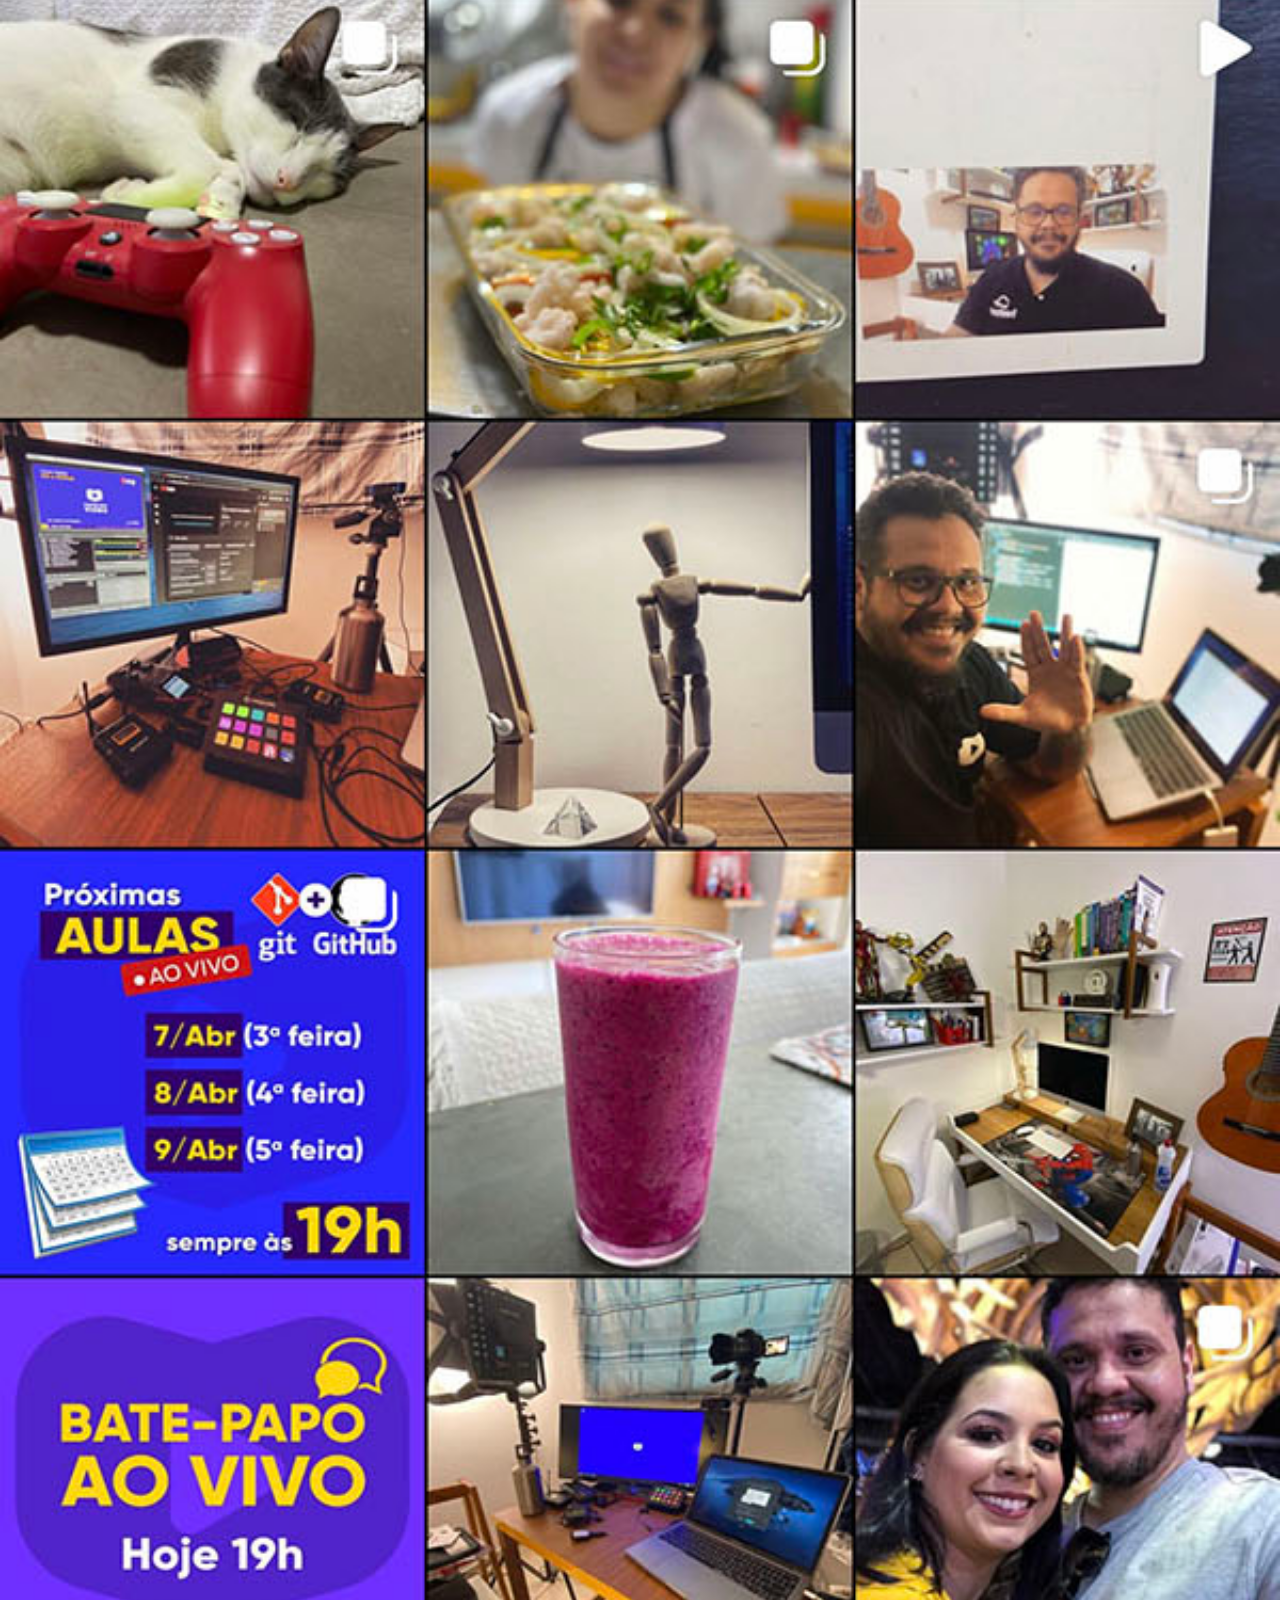
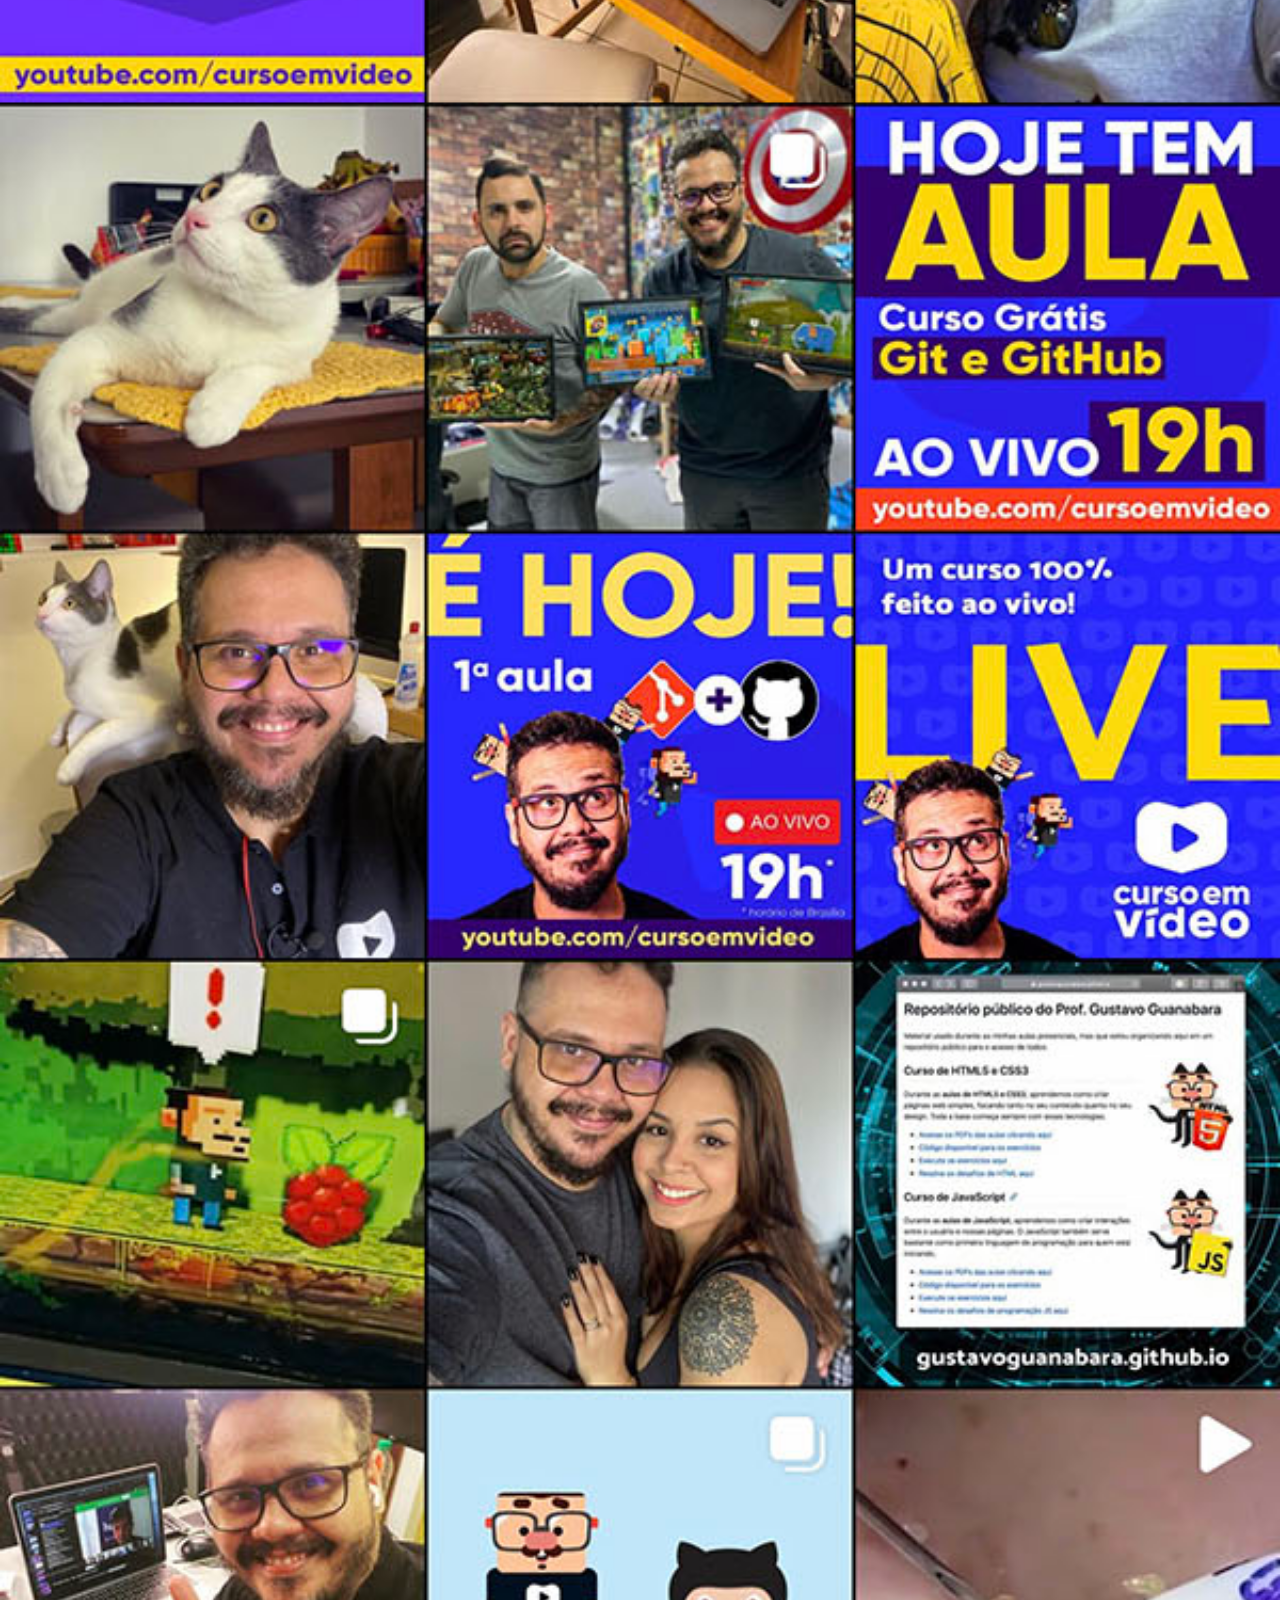
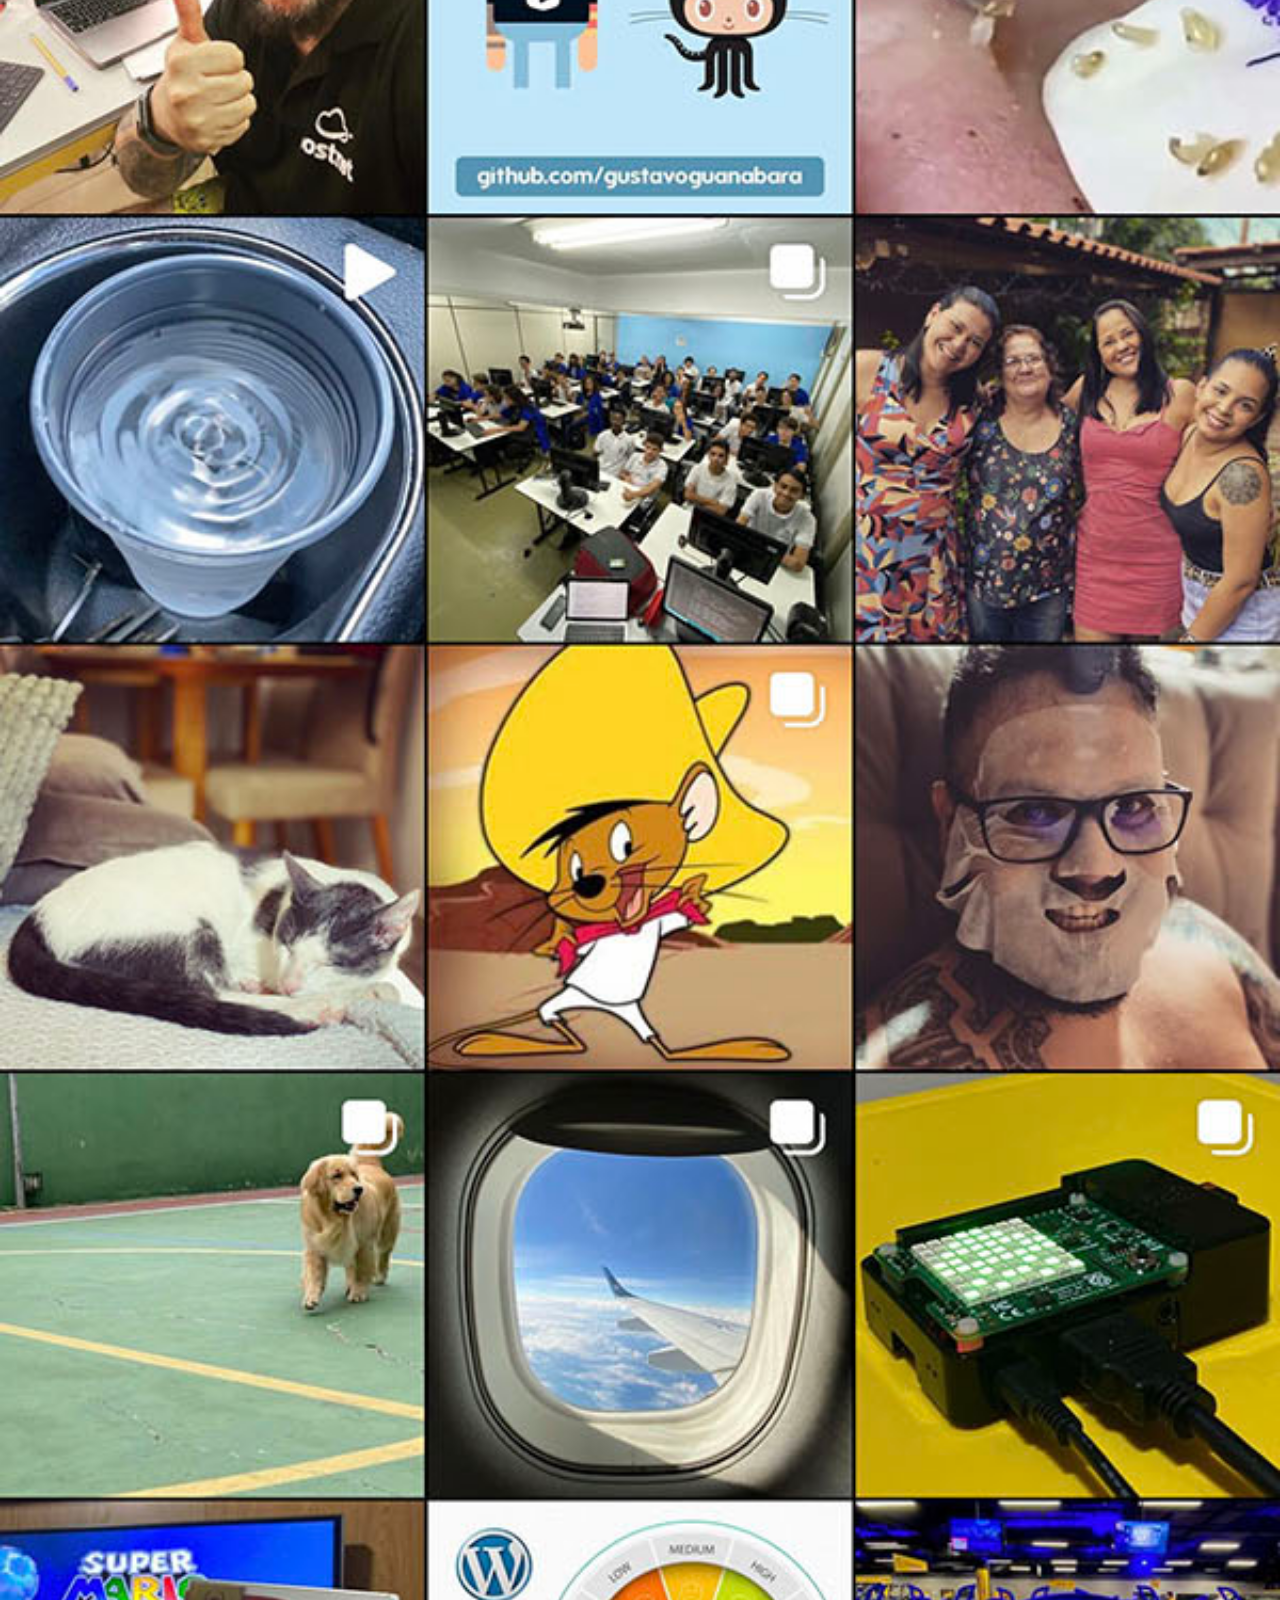
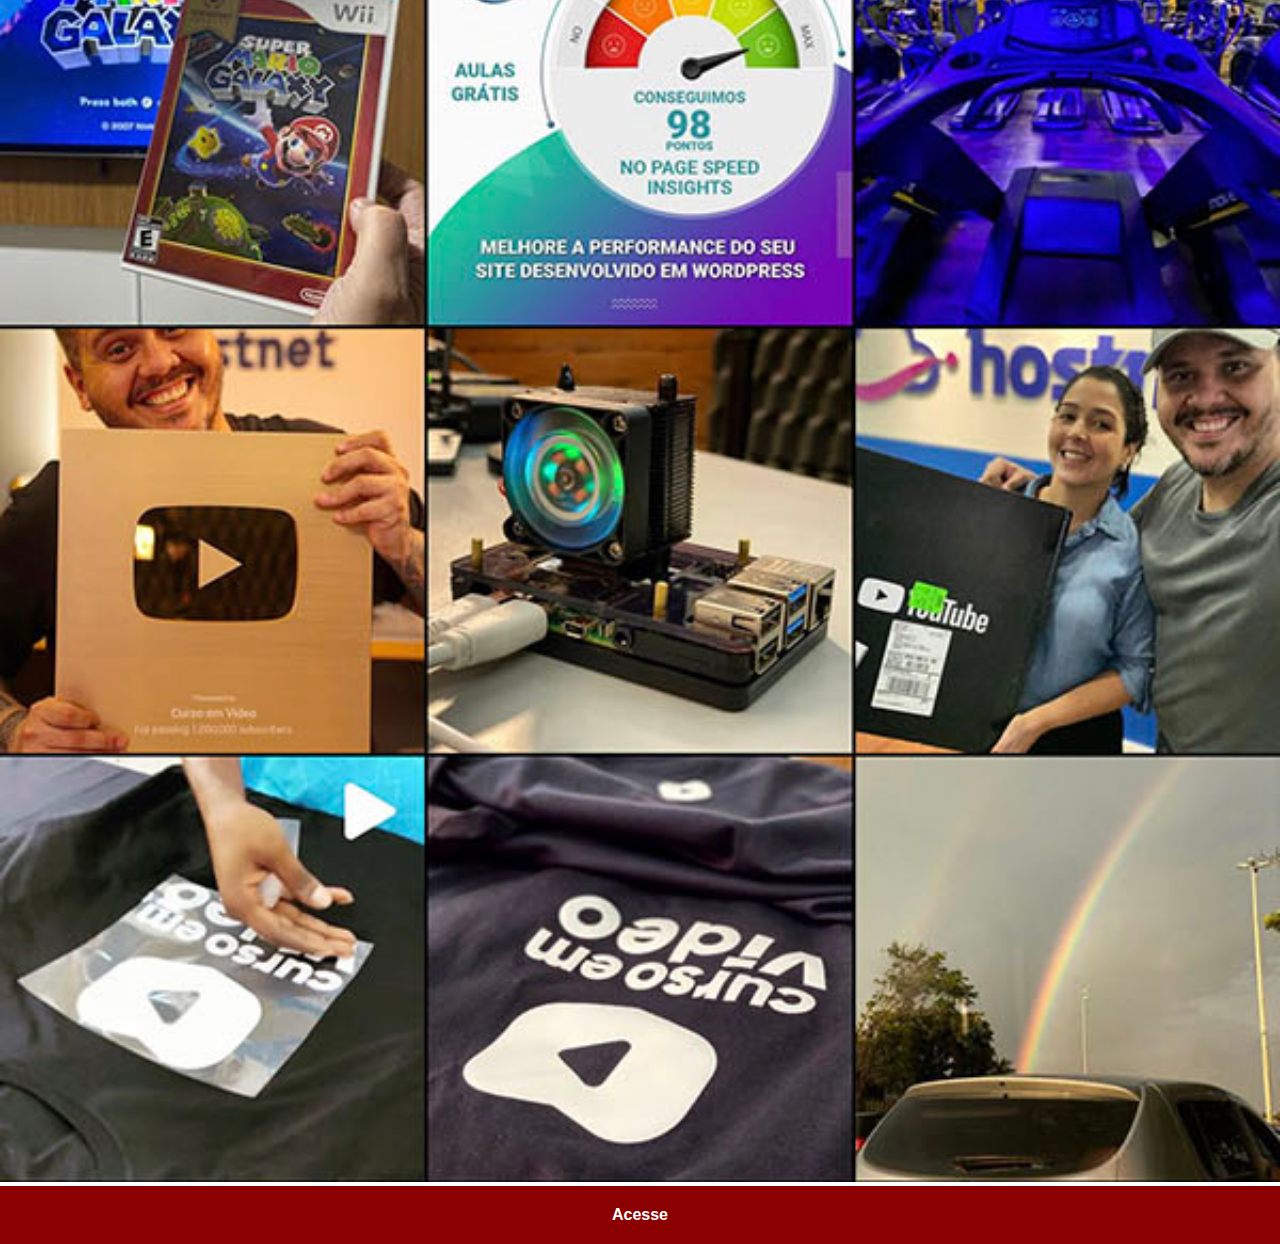
<file: pages/instagram.html>
<!DOCTYPE html>
<html lang="pt-br">
<head>
    <meta charset="UTF-8">
    <meta name="viewport" content="width=device-width, initial-scale=1.0">
    <title>Instagram</title>
    <link rel="stylesheet" href="social.css">
</head>
<body>
    <img src="../imagens/tela-instagram.jpg" alt="Instagram">
    <a href="" target="_blank">Acesse</a>
</body>
</html>
</file>
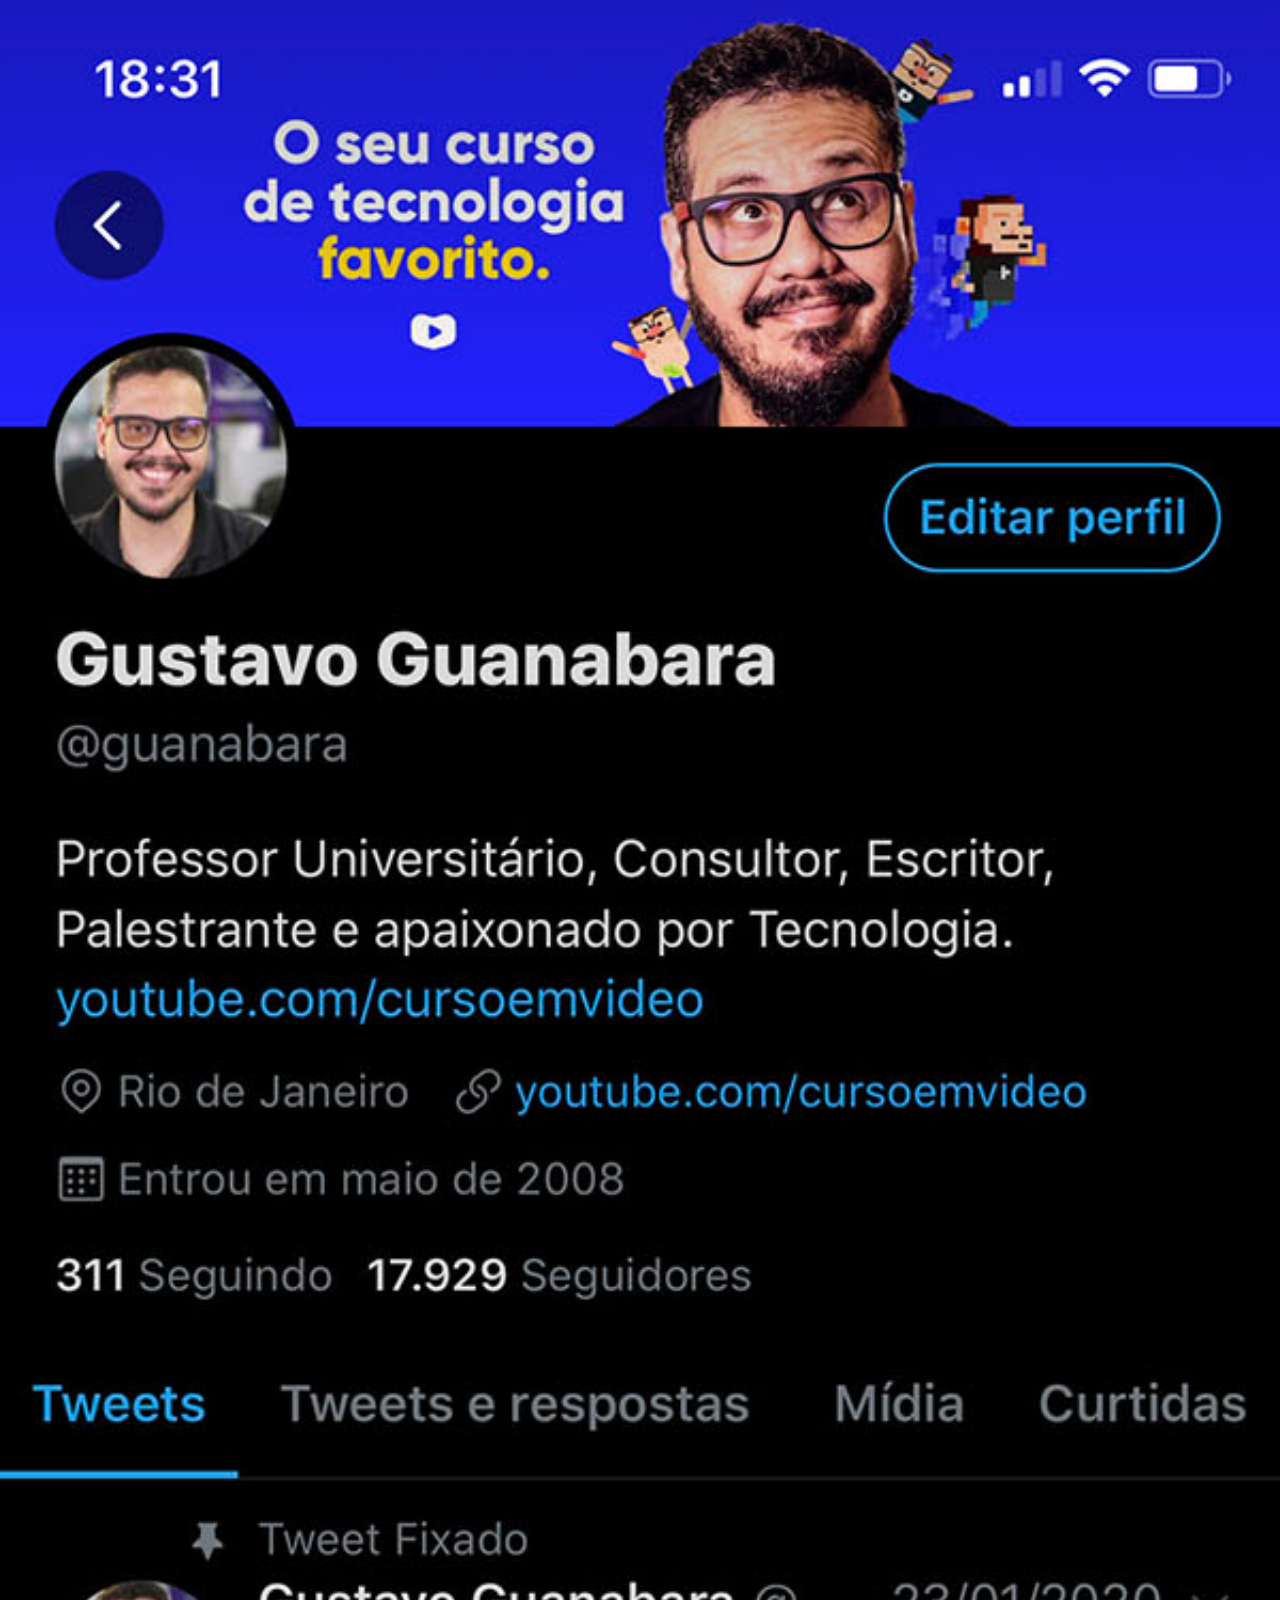
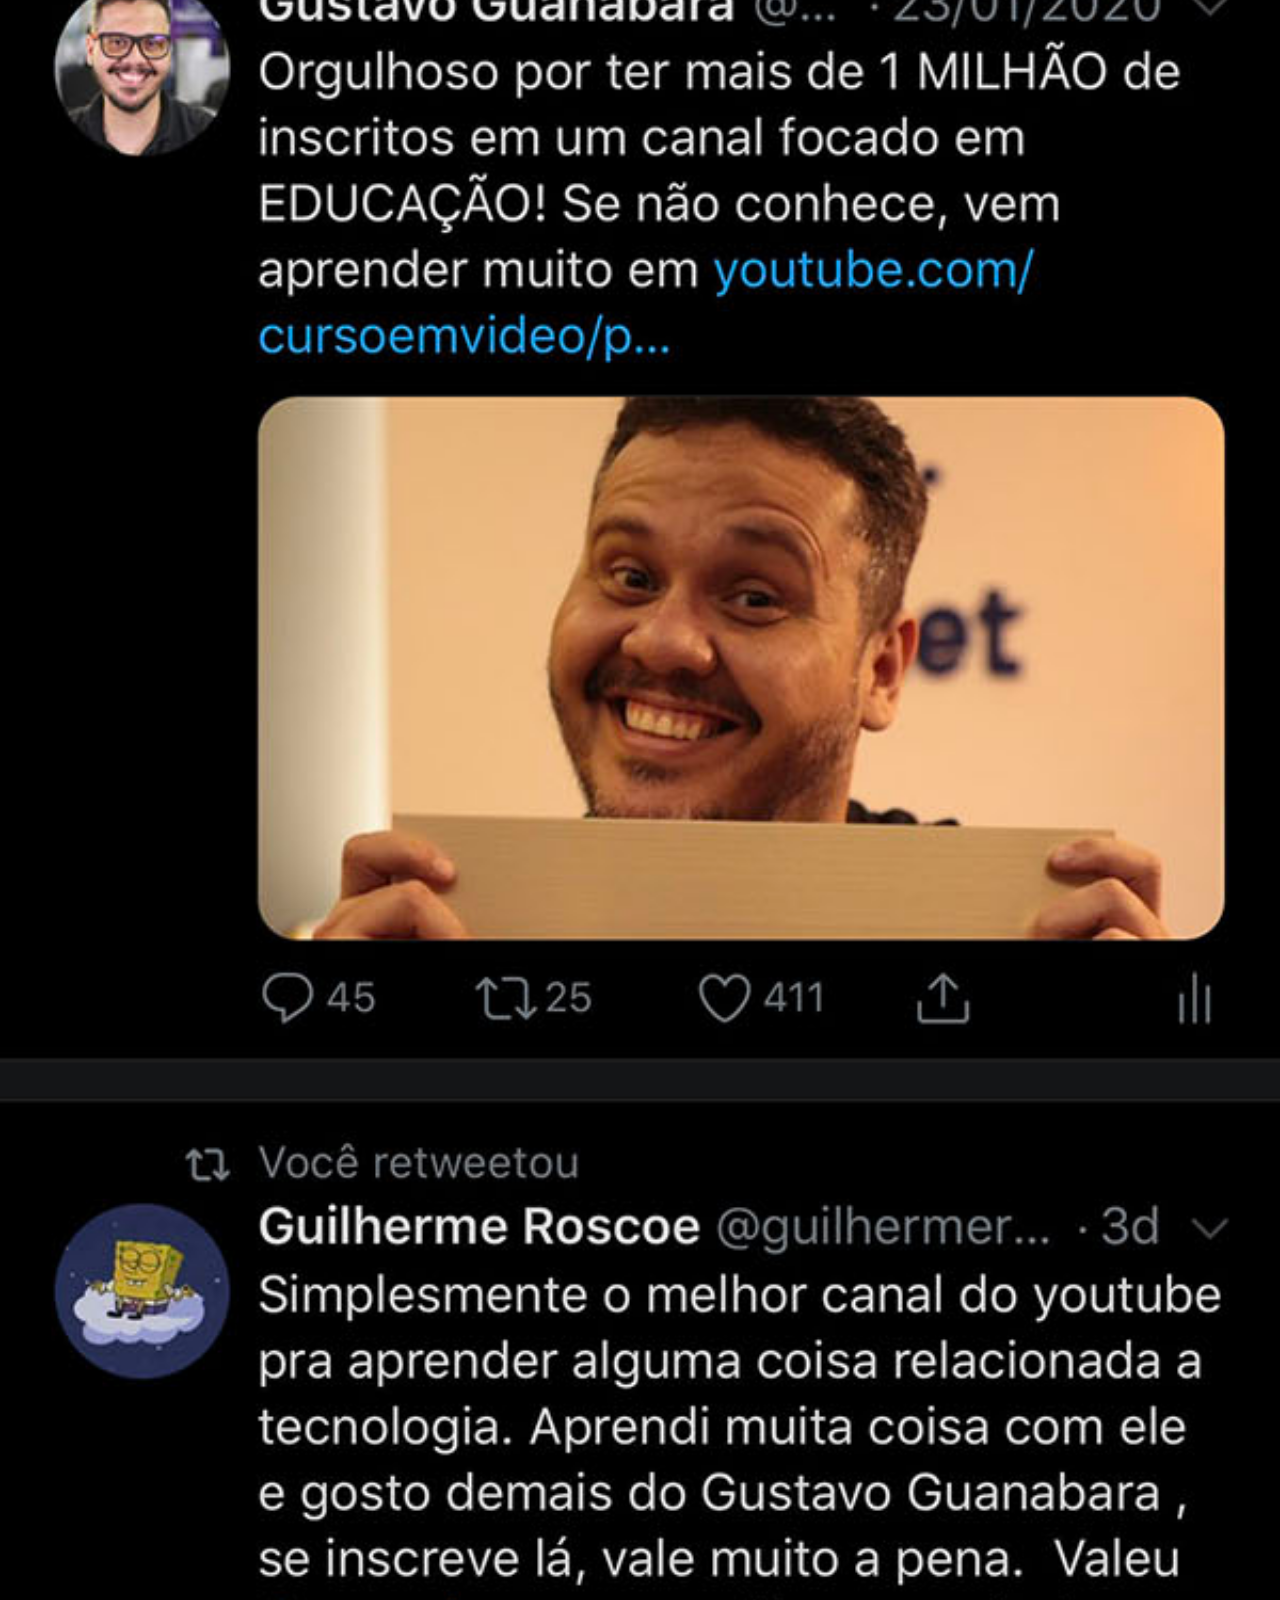
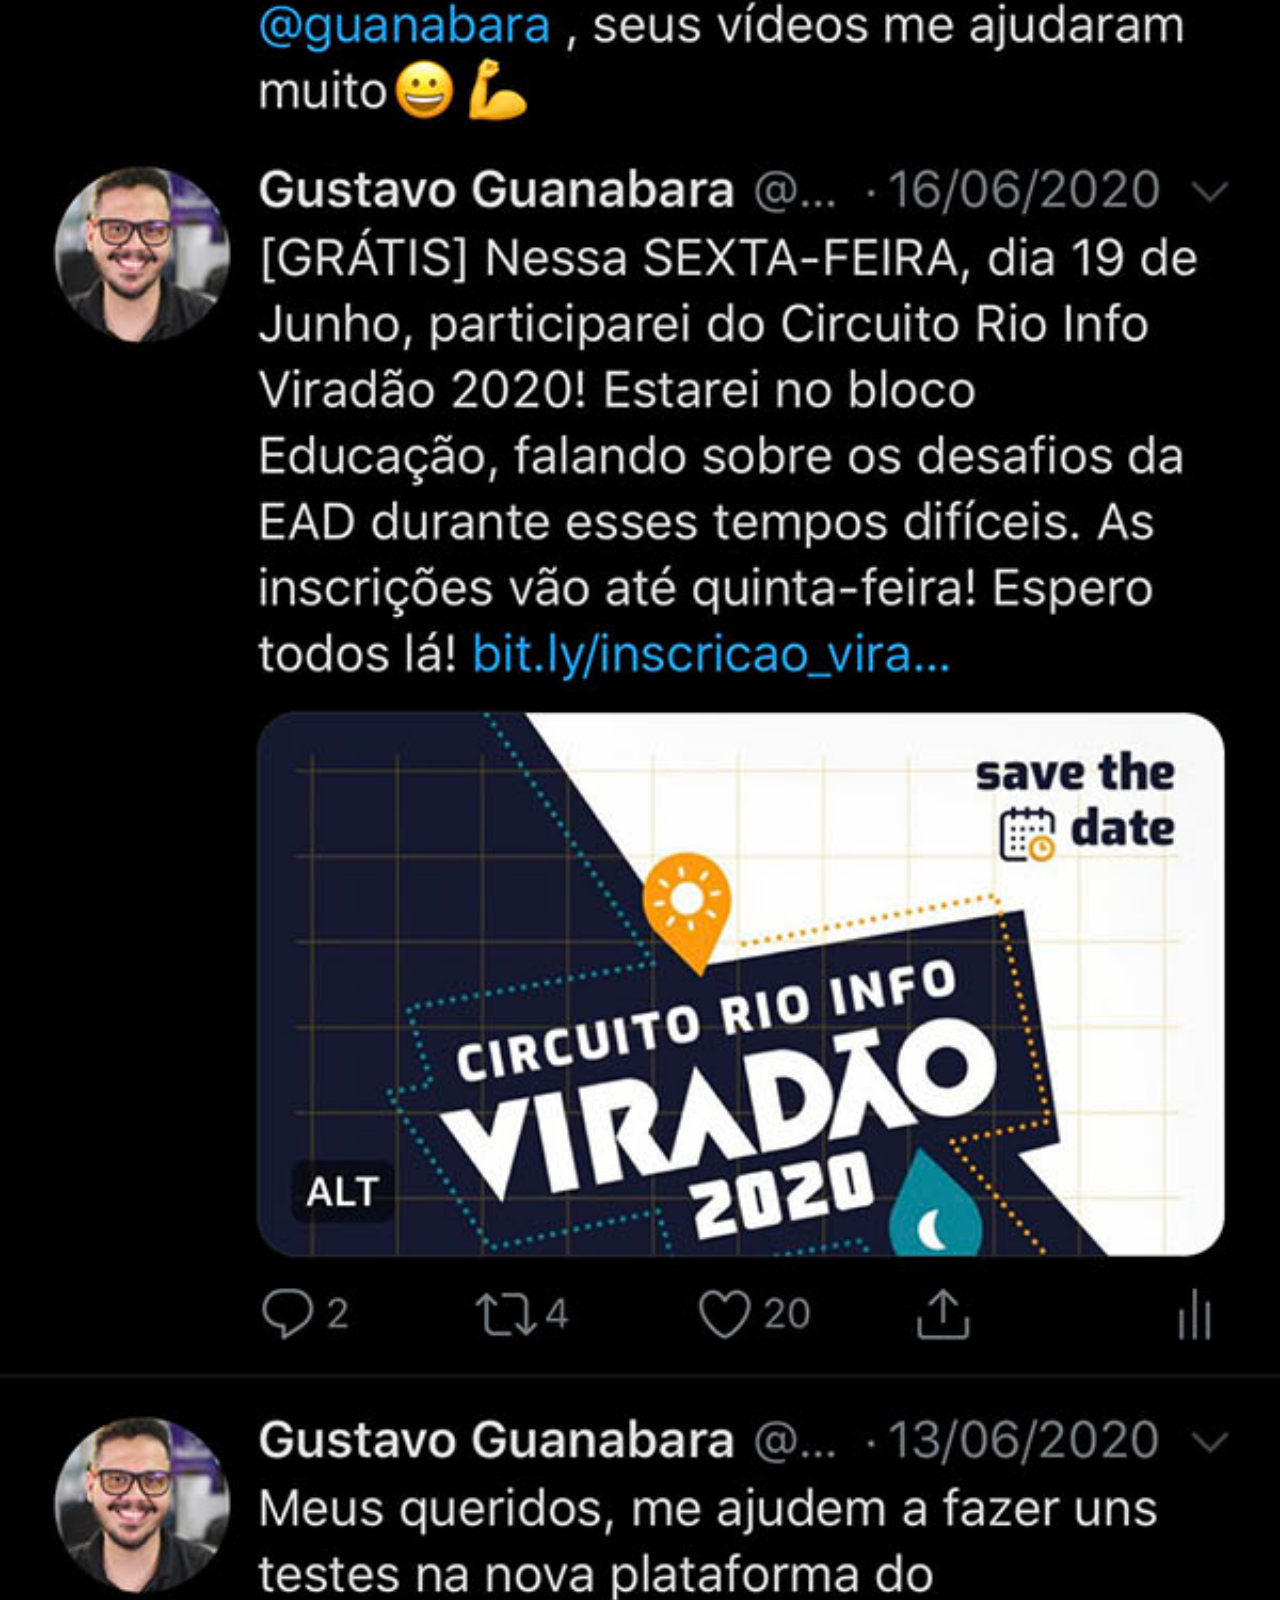
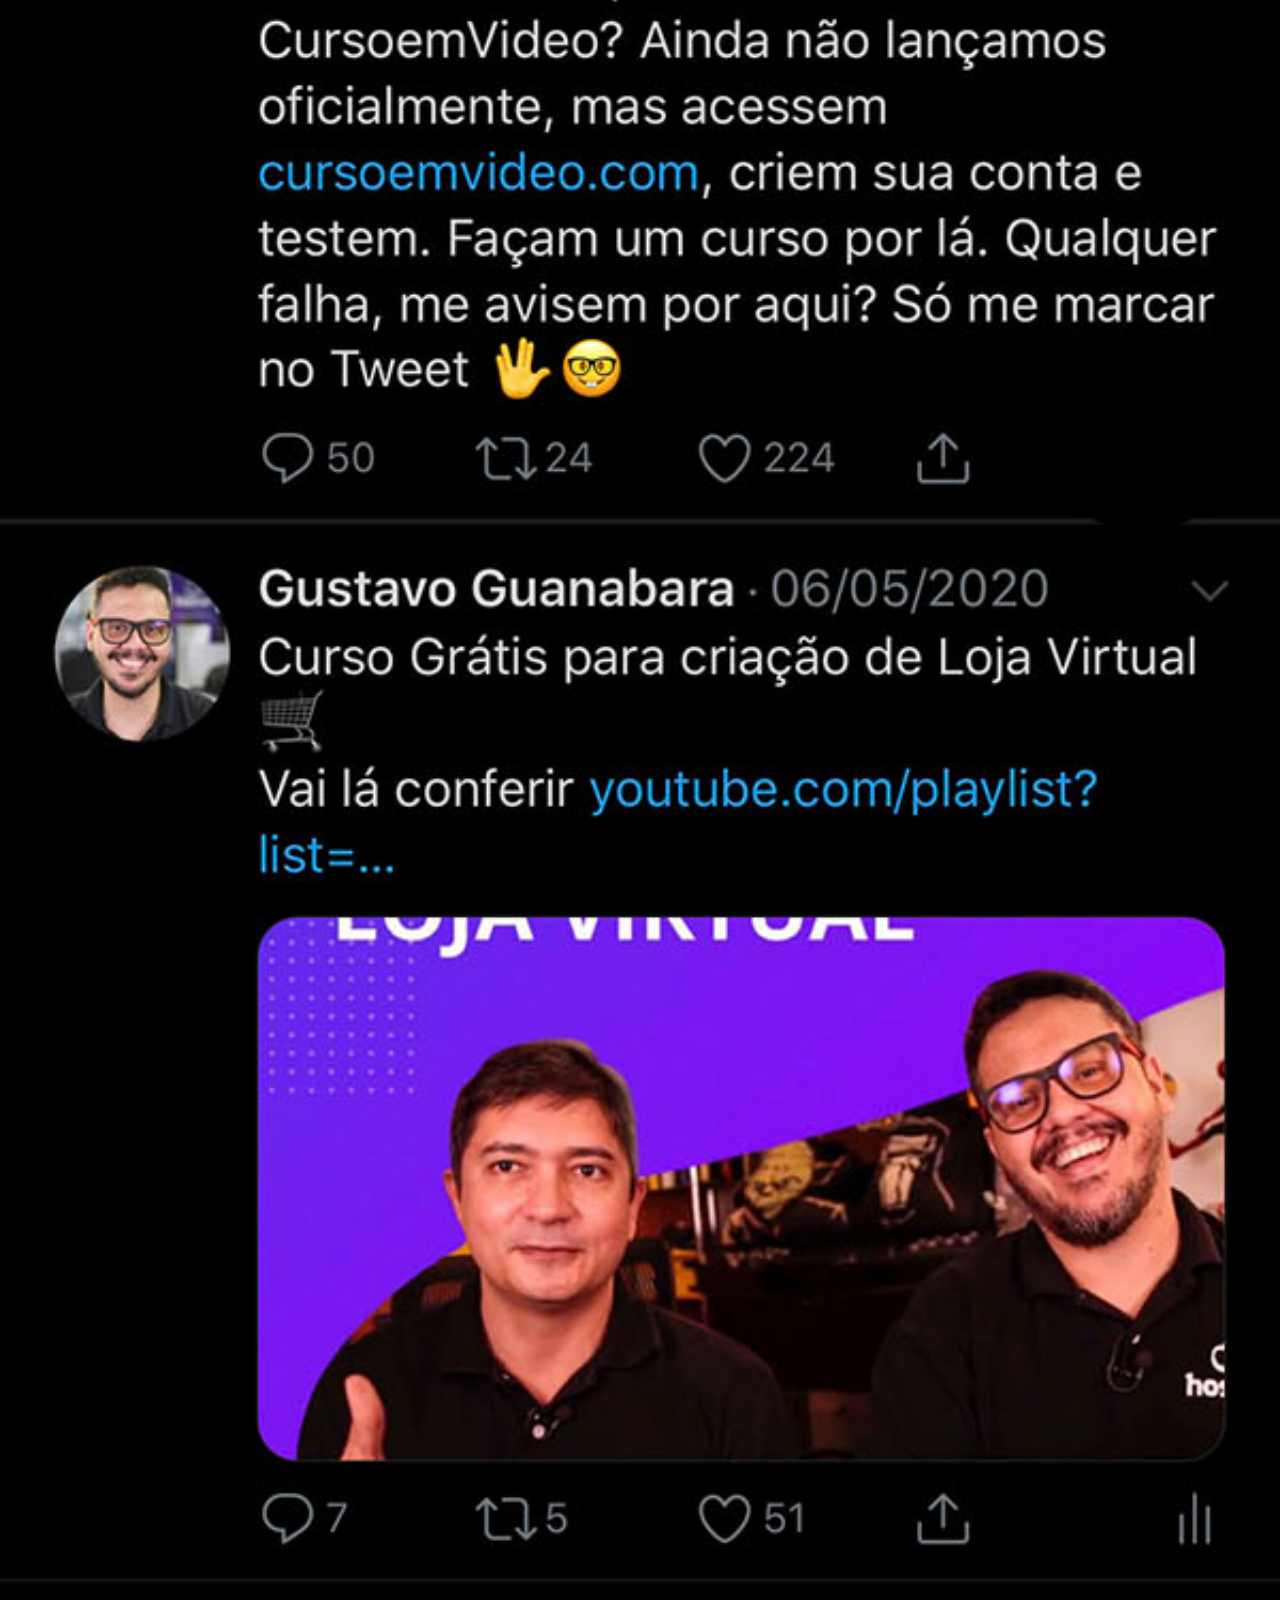
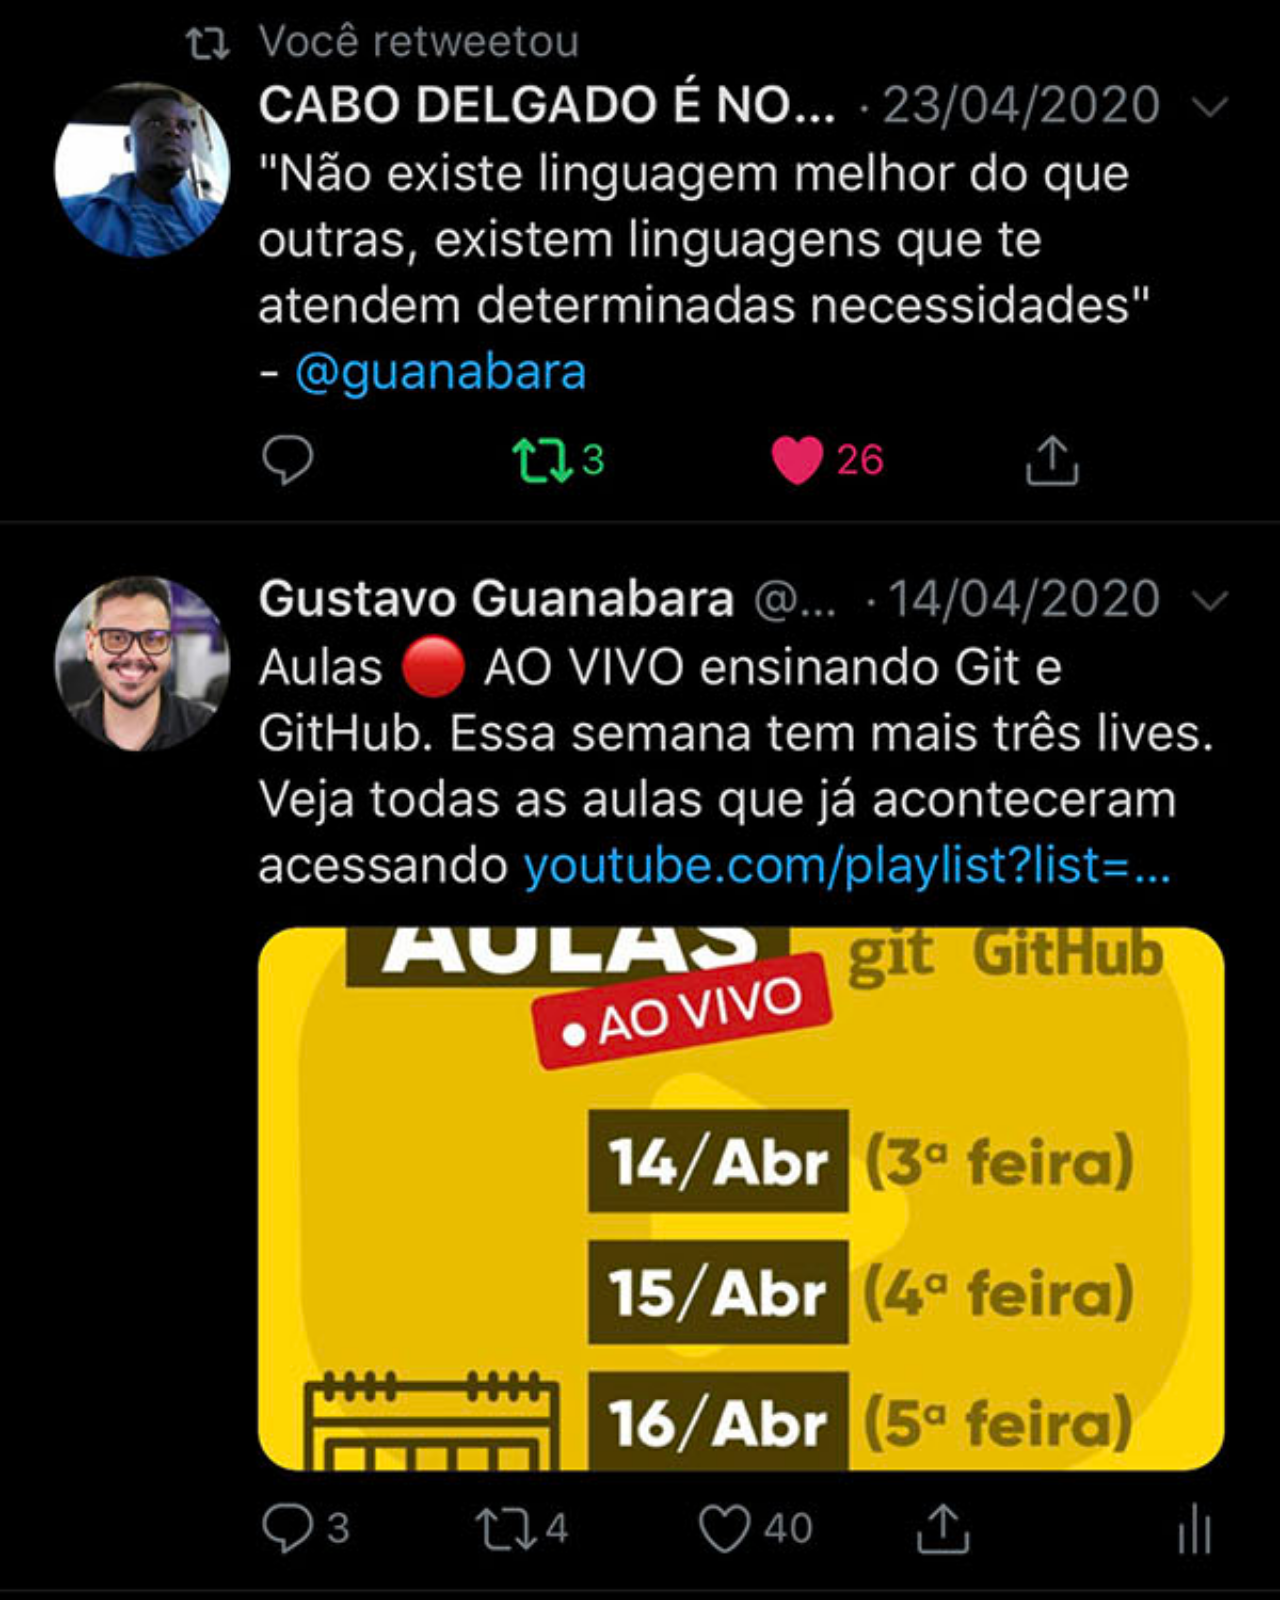
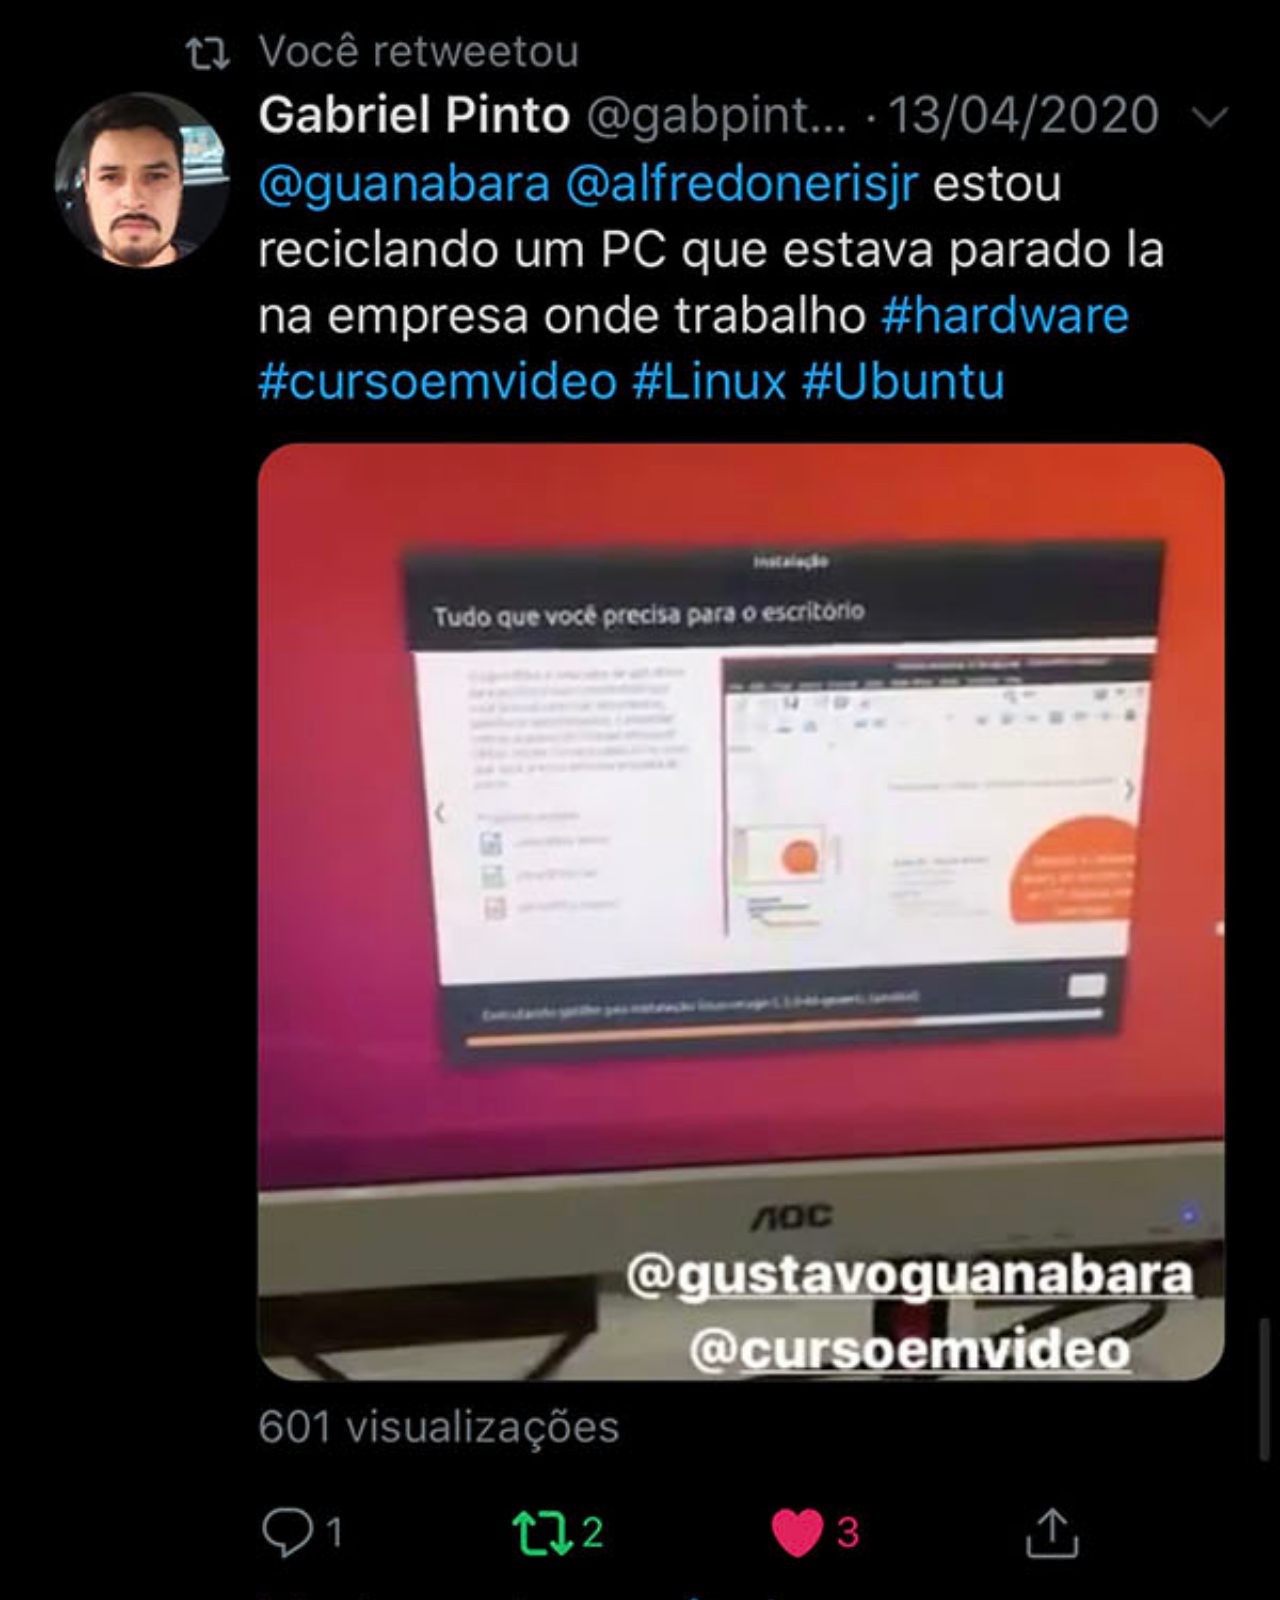
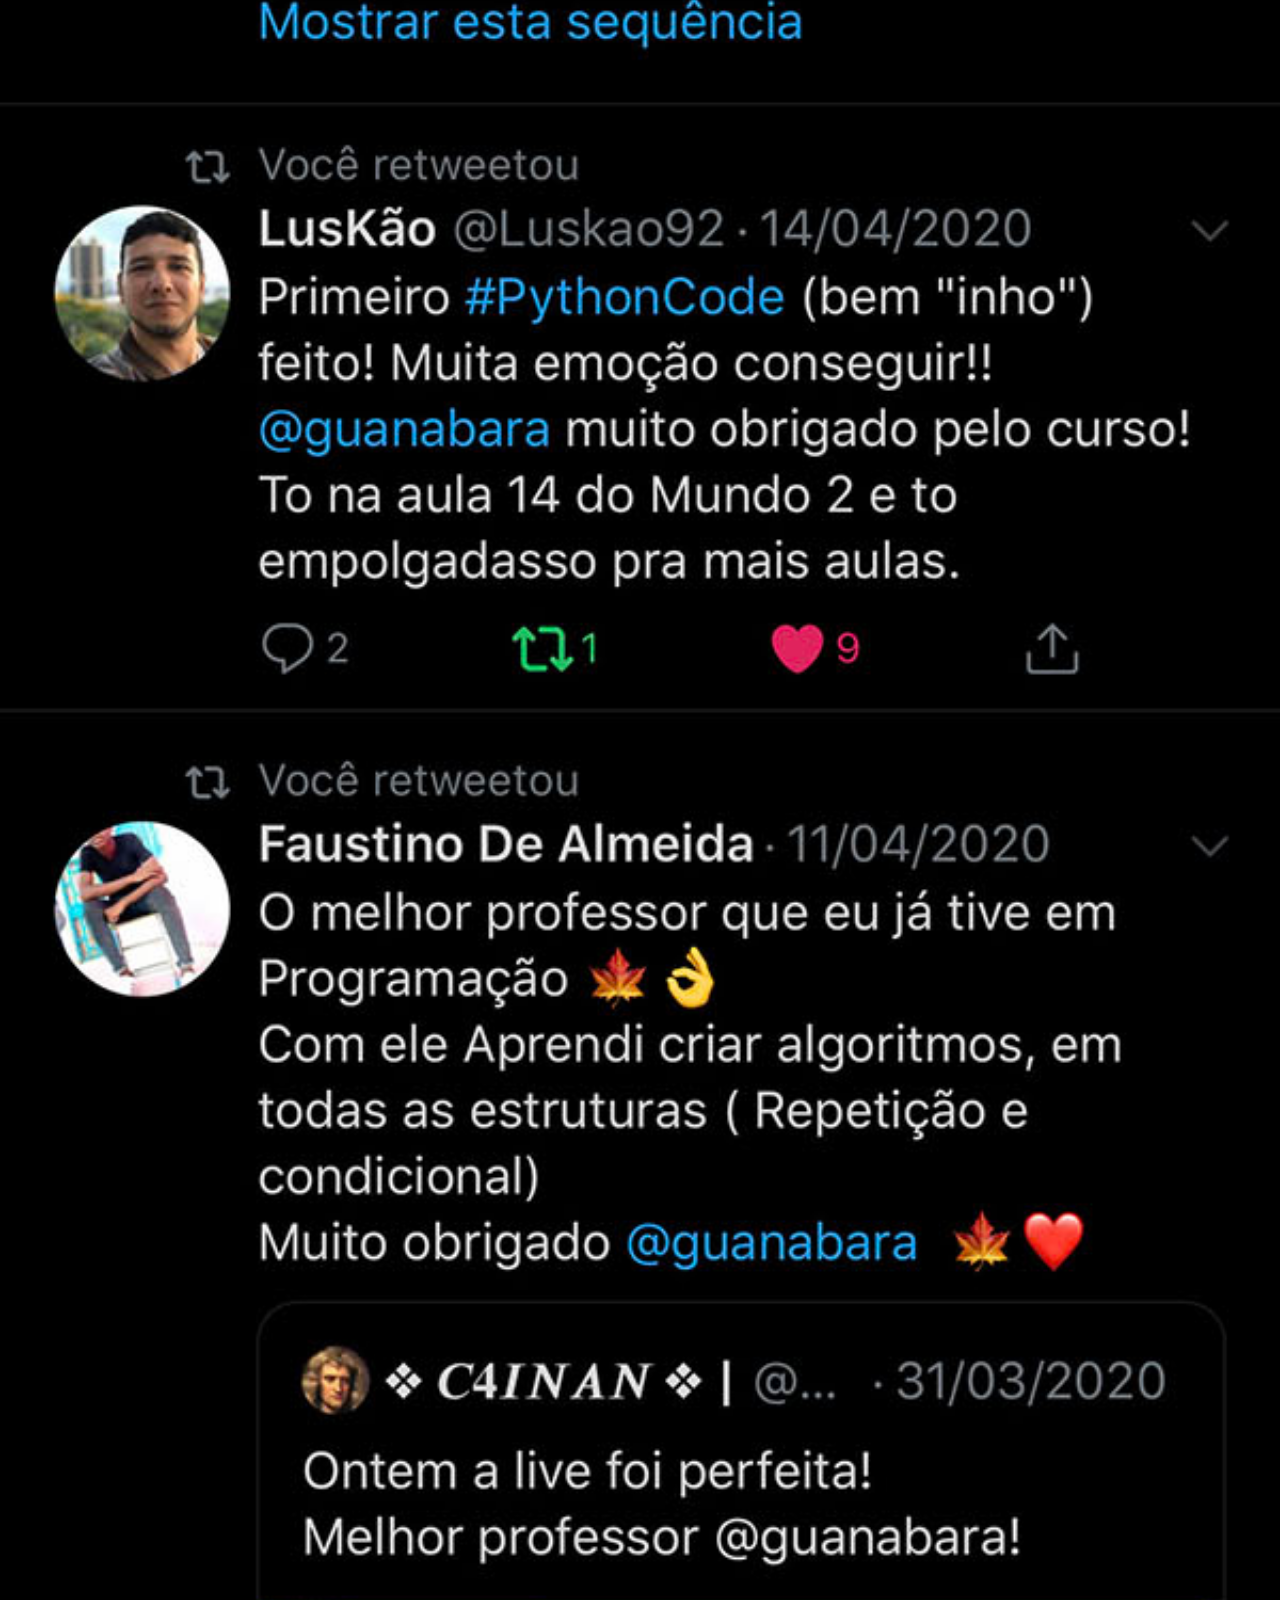
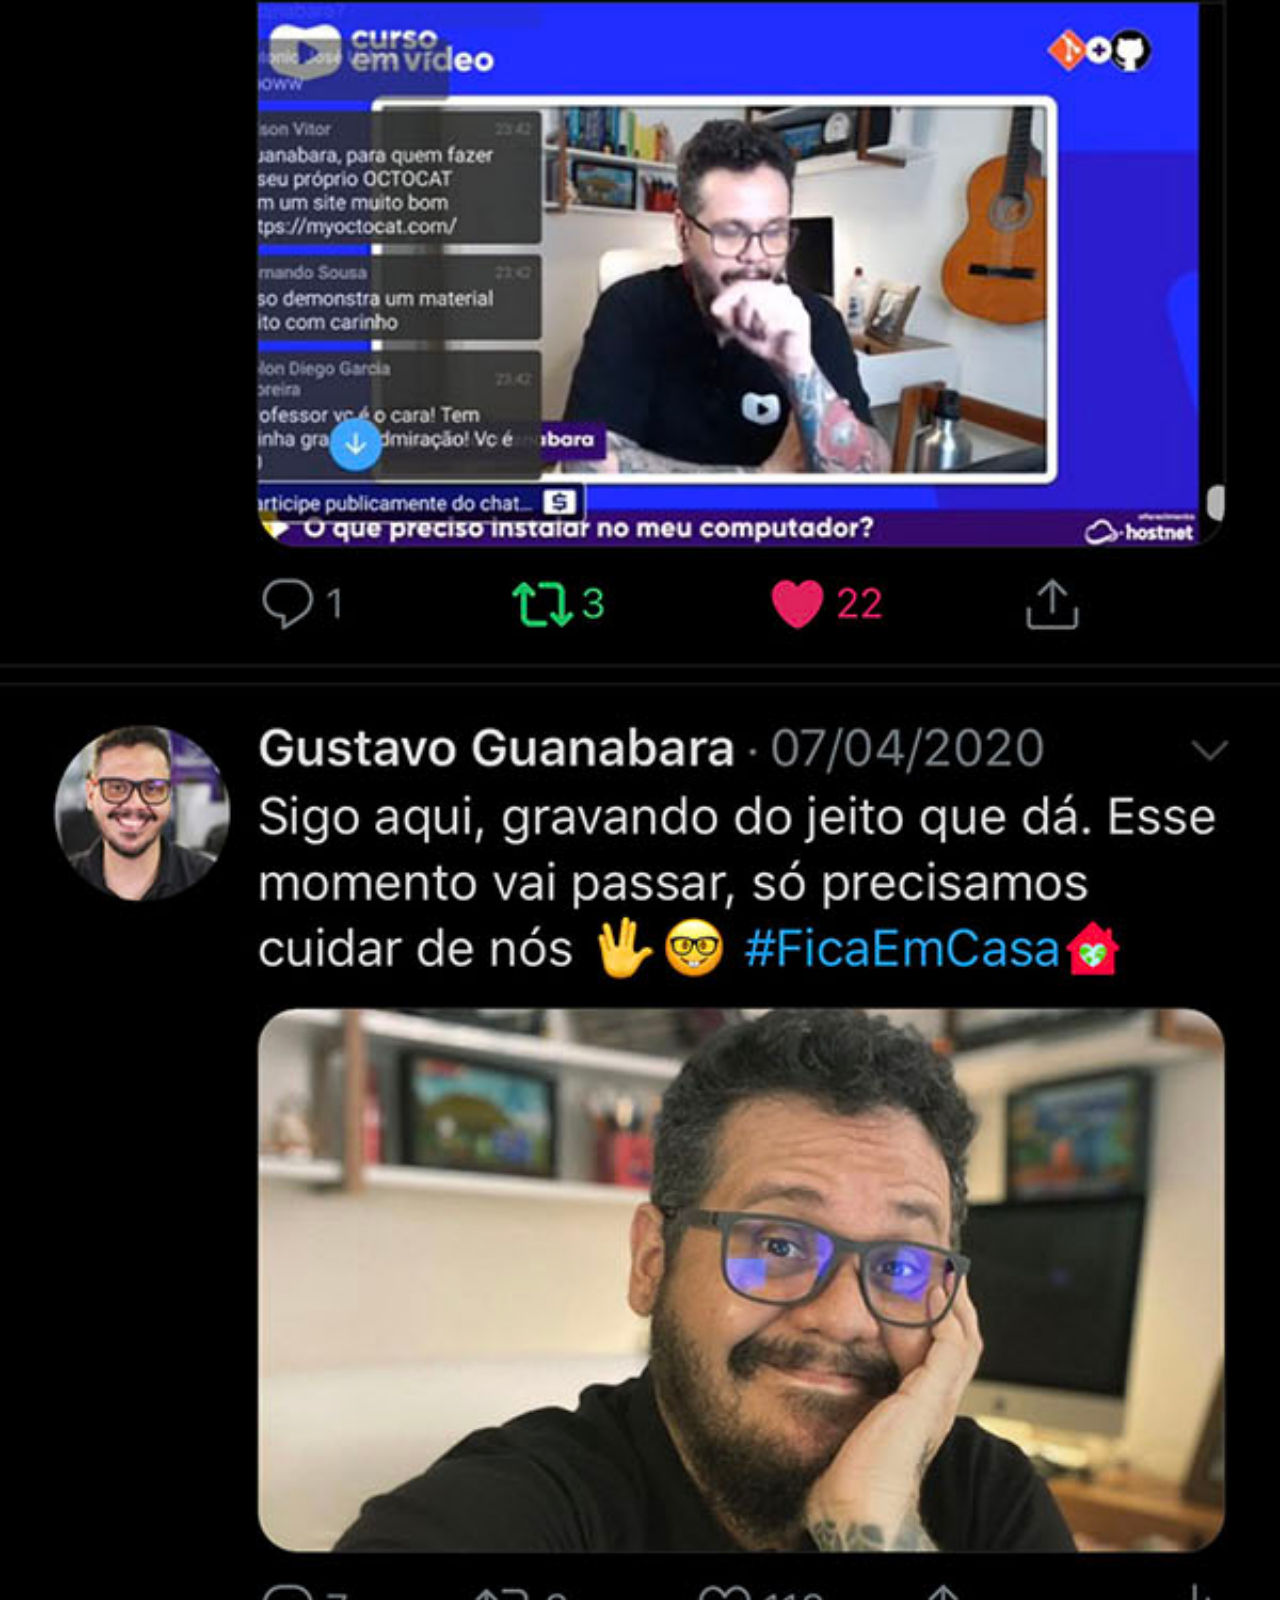
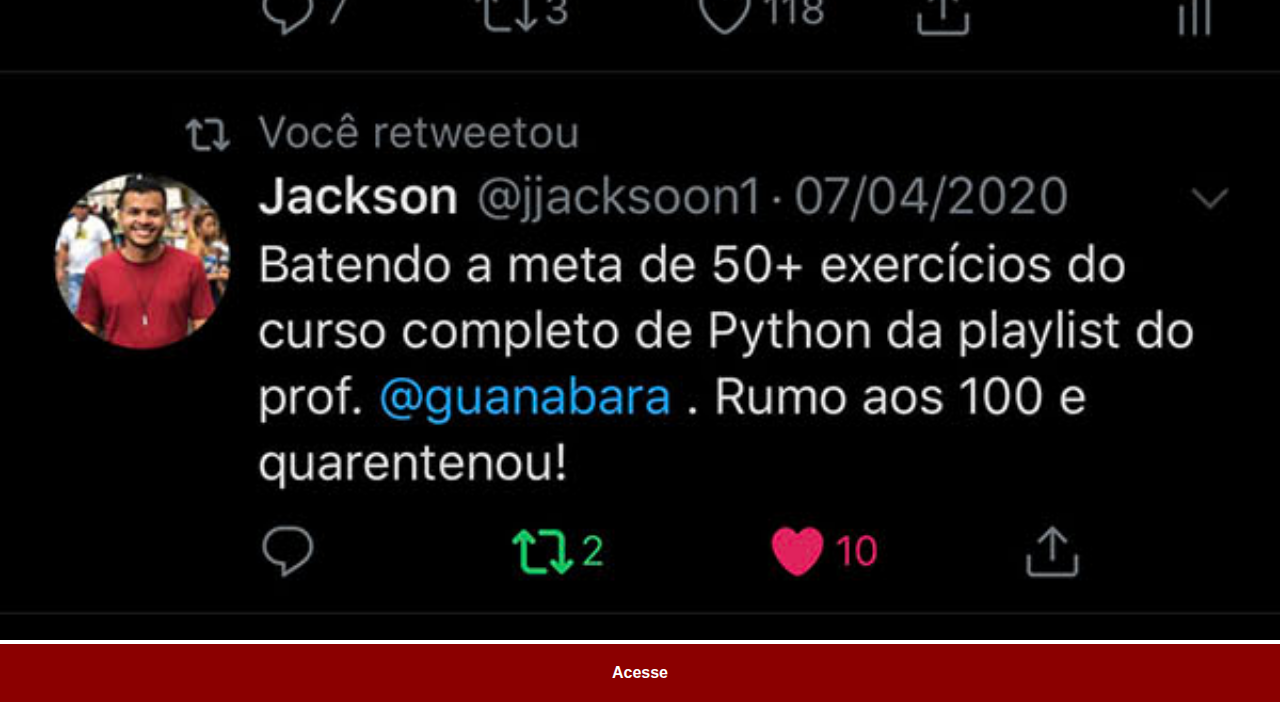
<file: pages/twitter.html>
<!DOCTYPE html>
<html lang="pt-br">
<head>
    <meta charset="UTF-8">
    <meta name="viewport" content="width=device-width, initial-scale=1.0">
    <title>Twitter</title>
    <link rel="stylesheet" href="social.css">
</head>
<body>
    <img src="../imagens/tela-twitter.jpg" alt="Twitter">
    <a href="" target="_blank">Acesse</a>
</body>
</html>
</file>
<file: style.css>
@charset "UTF-8";

* {
    margin: 0;
    padding: 0;
    font-family: Arial, Helvetica, sans-serif;
}

::-webkit-scrollbar {
    width: 0;
    height: 0;
}

html, body {
    height: 100vh;
    width: 100vw;
    background: url(imagens/fundo-madeira.jpg) no-repeat top center;
    background-size: cover;
    background-attachment: f;
}

main {
    height: 100vh;
    position: relative;
}

section#telefone {
    background: url(imagens/frame-iphone.png);
    background-repeat: no-repeat;
    background-size: cover;
    position: absolute;
    top: 50%;
    left: 50%;
    transform: translate(-50%, -50%);
    height: 627px;
    width: 311px;
    
}

iframe#tela {
    position: relative;
    top: 81px;
    left: 23px;
    width: 265px;
    height: 470px;
}


section#redes img {
    width: 50px;
    height: 50px;
    border-radius: 50%;
    box-shadow: 2px 2px 5px rgba(0, 0, 0, 0.548);
    display: list-item;
    margin: 15px;
    box-sizing: border-box;
}

section#redes img:hover {
    border: 2px solid rgba(255, 255, 255, 0.452);
    transition: 0.5s;
}
</file>
<file: pages/social.css>
@charset "UTF-8";

* {
    margin: 0;
    padding: 0;
}
img {
    width: 100vw;
}
::-webkit-scrollbar {
    width: 0;
    height: 0;
}

a {
    background-color: darkred;
    color: white;
    font-family: Arial, Helvetica, sans-serif;
    padding: 20px;
    font-weight: bold;
    text-decoration: none;
    text-align: center;
    display: block;
}

a:hover {
    background-color: red;
}
</file>
